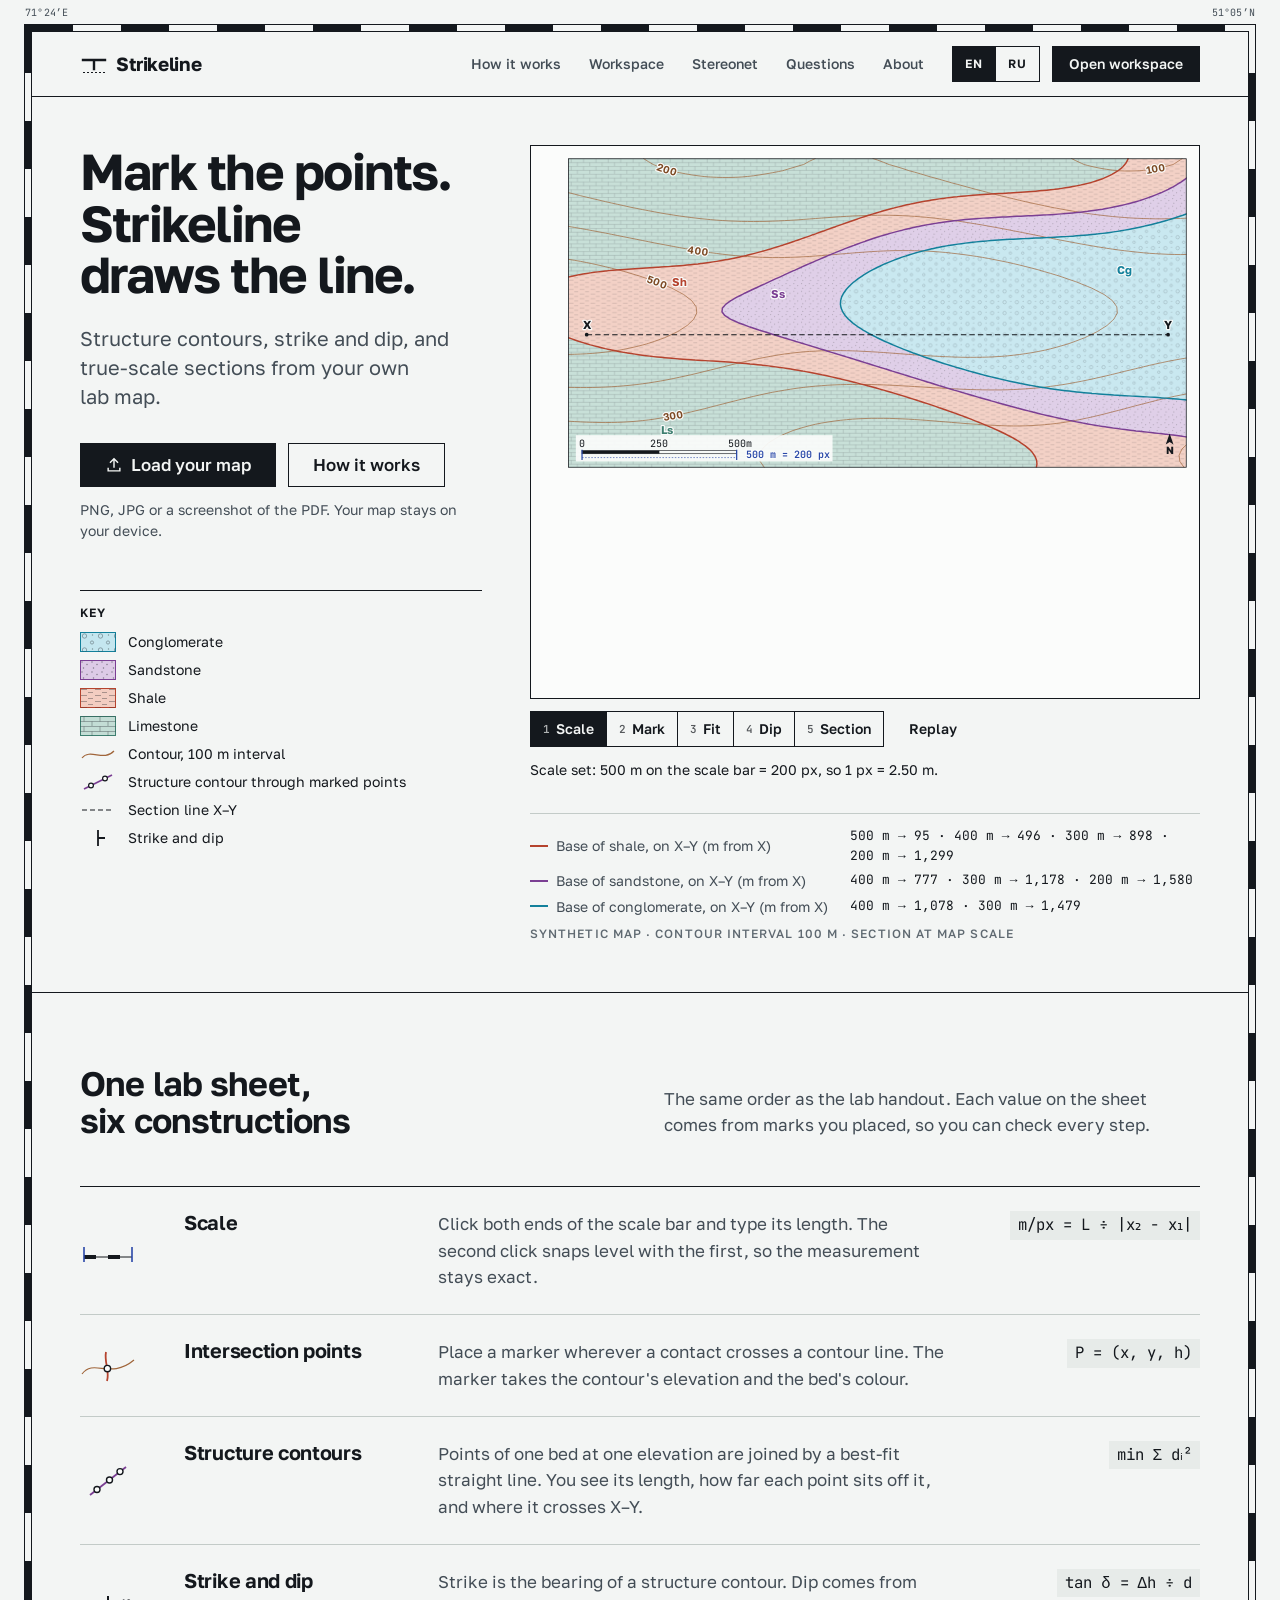
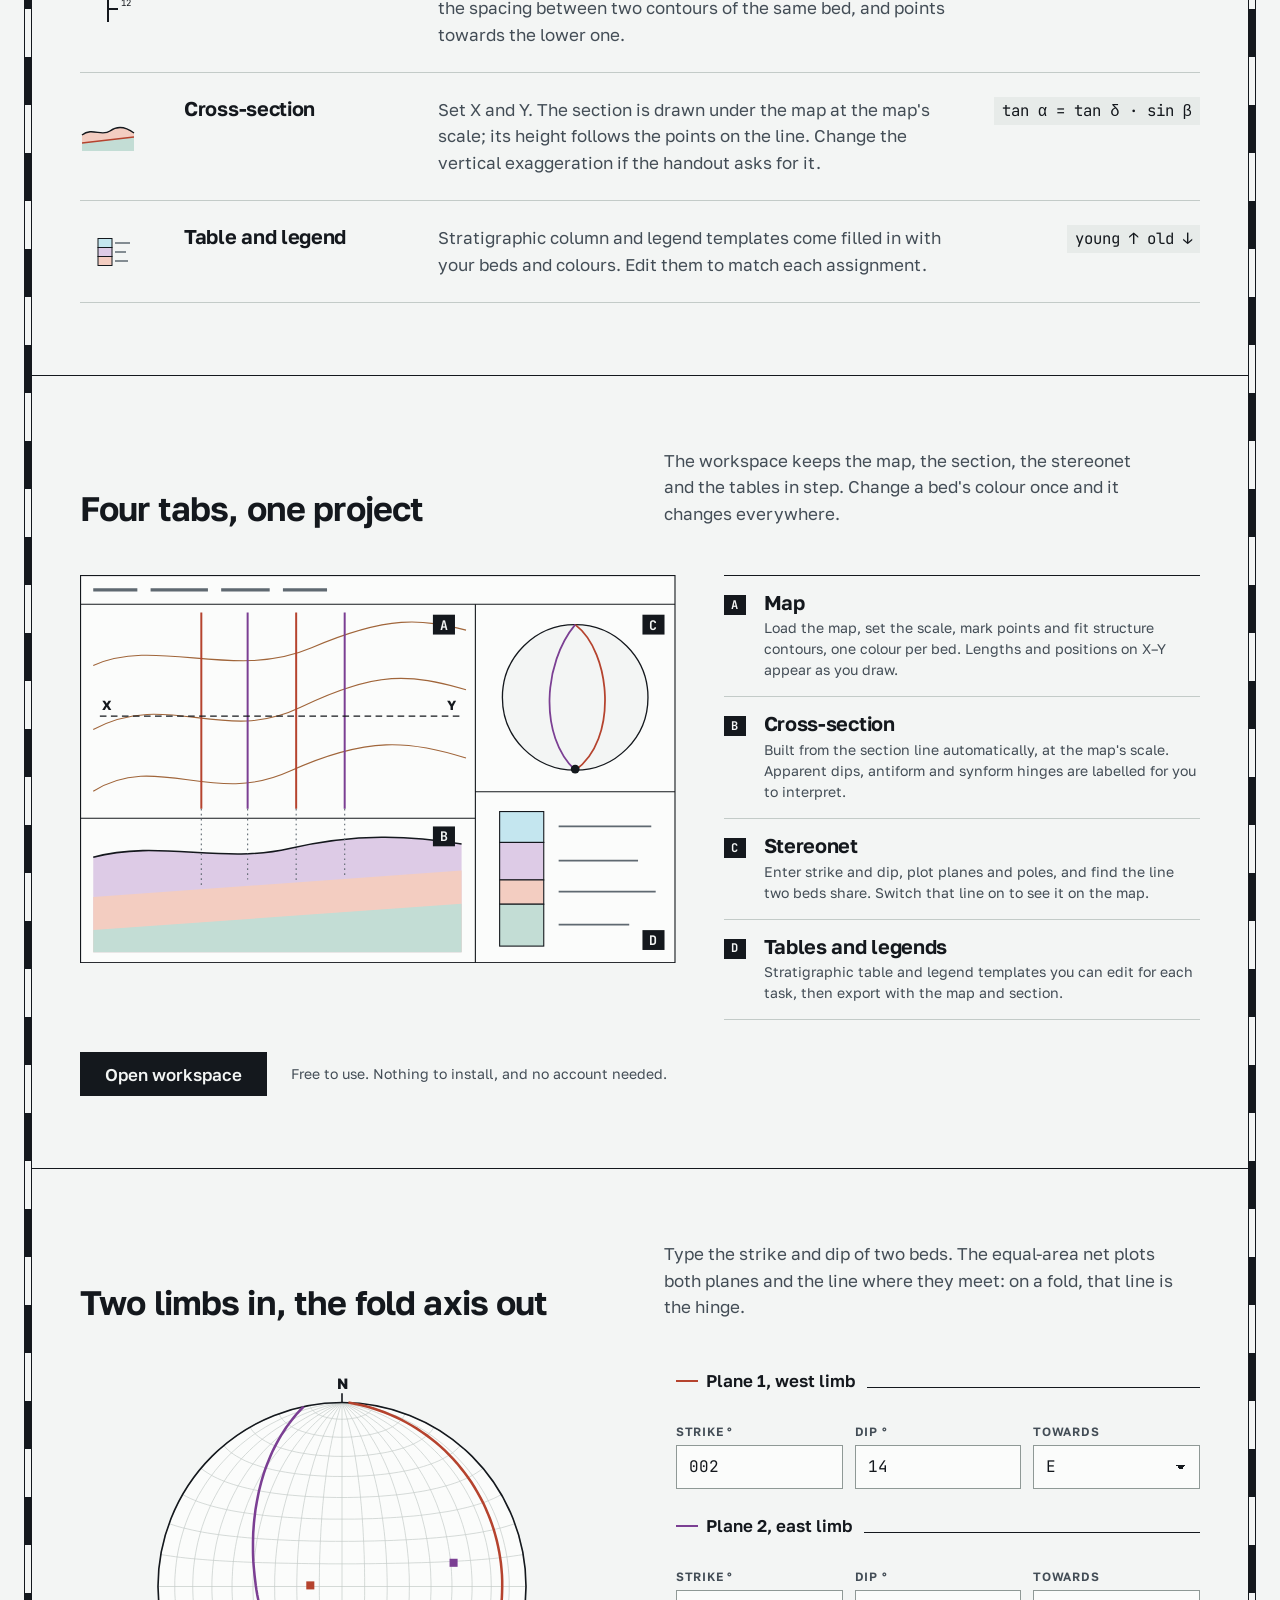
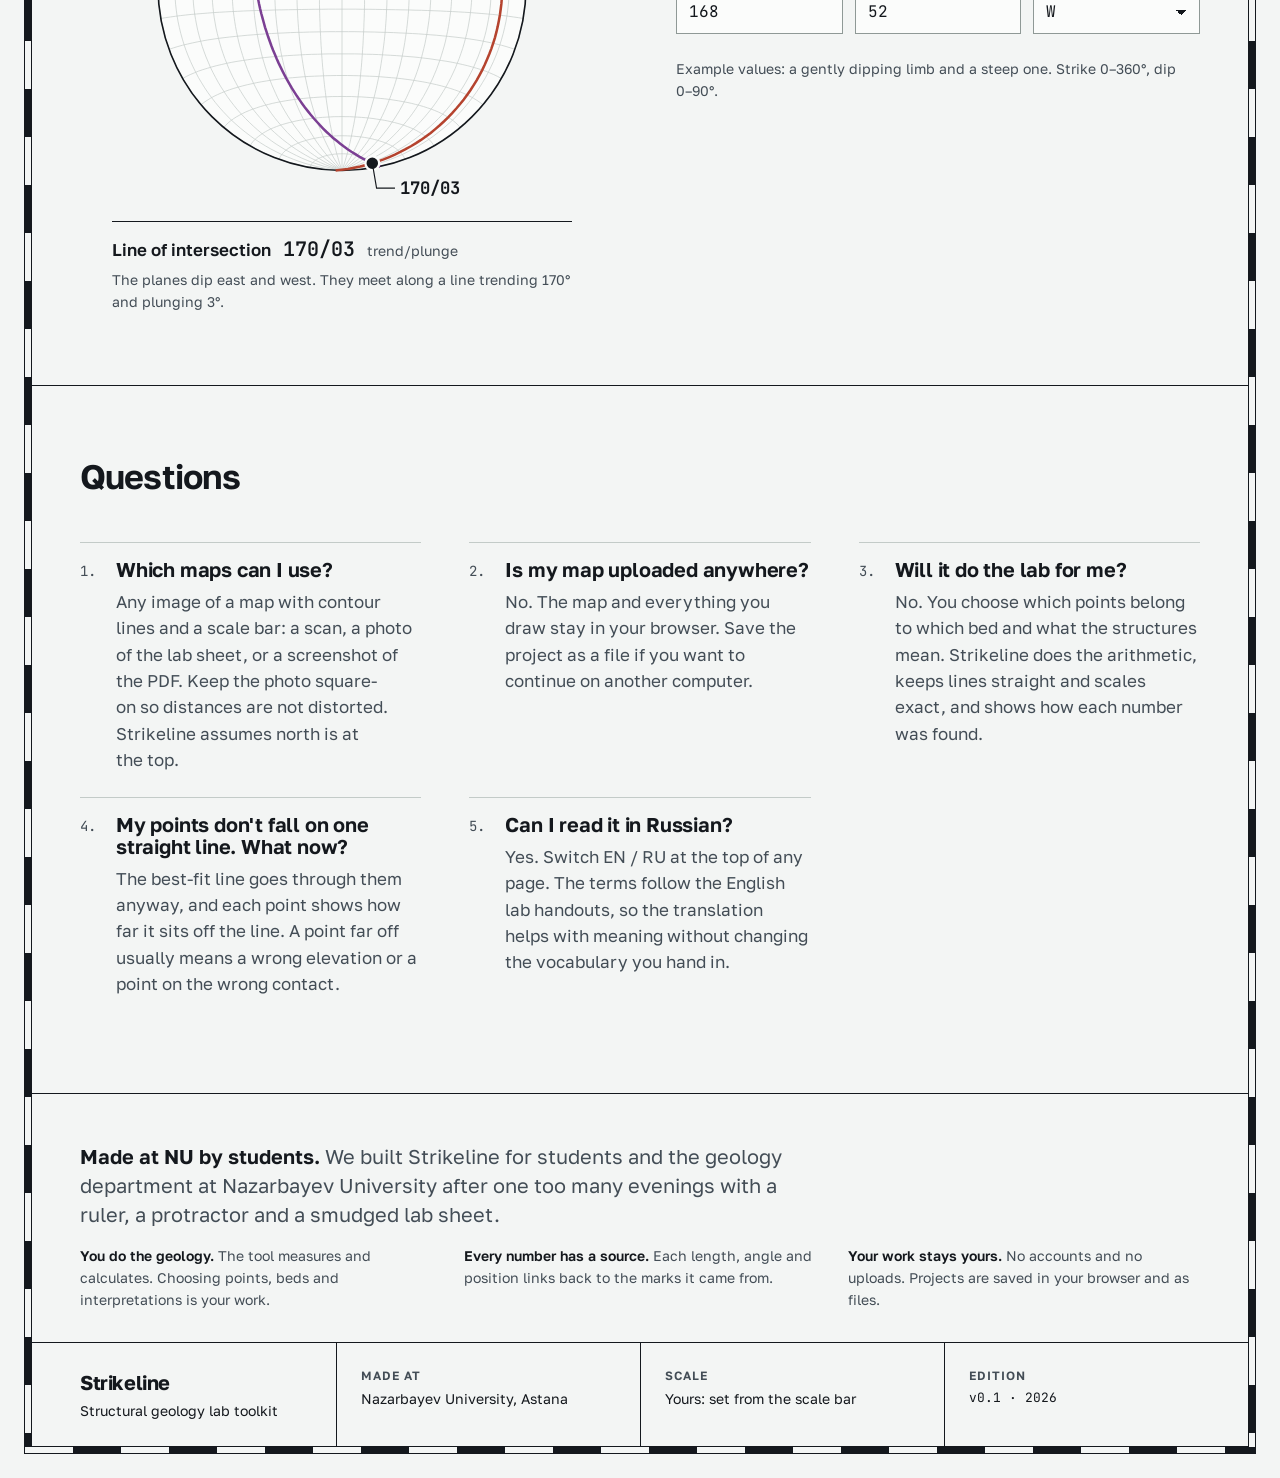
<file: index.html>
<!doctype html>
<html lang="en">
<head>
  <meta charset="utf-8">
  <meta name="viewport" content="width=device-width, initial-scale=1, viewport-fit=cover">
  <title>Strikeline</title>
  <meta name="description" content="Mark the points, get straight structure contours, strike and dip, and a true-scale cross-section from your geology lab map. Made at NU by students.">
  <meta name="theme-color" content="#f3f5f4">
  <link rel="icon" href="assets/favicon.svg" type="image/svg+xml">
  <link rel="preload" href="assets/fonts/golos-text-latin-wght-normal.woff2" as="font" type="font/woff2" crossorigin>
  <link rel="stylesheet" href="css/tokens.css">
  <link rel="stylesheet" href="css/base.css">
  <link rel="stylesheet" href="css/components.css">
  <link rel="stylesheet" href="css/site.css">
  <script type="module" src="js/site.js"></script>
</head>
<body>
  <a class="skip-link" href="#main" data-i18n="skip">Skip to content</a>

  <!-- Shared lithology patterns: also used by the workspace legend -->
  <svg class="visually-hidden" aria-hidden="true" focusable="false">
    <defs>
      <pattern id="pat-1" width="16" height="10" patternUnits="userSpaceOnUse">
        <path d="M0 .5H16M0 5.5H16M4 .5V5.5M12 5.5V10.5" fill="none" stroke="#14181d" stroke-opacity=".38" stroke-width=".8"/>
      </pattern>
      <pattern id="pat-2" width="14" height="6" patternUnits="userSpaceOnUse">
        <path d="M1 1.5H7M8 4.5H13" fill="none" stroke="#14181d" stroke-opacity=".42" stroke-width=".8"/>
      </pattern>
      <pattern id="pat-3" width="10" height="10" patternUnits="userSpaceOnUse">
        <circle cx="2" cy="2" r=".75" fill="#14181d" fill-opacity=".45"/>
        <circle cx="7" cy="4.5" r=".75" fill="#14181d" fill-opacity=".45"/>
        <circle cx="3.5" cy="8" r=".75" fill="#14181d" fill-opacity=".45"/>
      </pattern>
      <pattern id="pat-4" width="16" height="14" patternUnits="userSpaceOnUse">
        <circle cx="4.5" cy="4" r="2.2" fill="none" stroke="#14181d" stroke-opacity=".42" stroke-width=".8"/>
        <circle cx="12" cy="10.5" r="1.6" fill="none" stroke="#14181d" stroke-opacity=".42" stroke-width=".8"/>
        <circle cx="12.5" cy="3" r=".7" fill="#14181d" fill-opacity=".42"/>
      </pattern>
    </defs>
  </svg>

  <div class="sheet">
    <!-- Graticule labels at the neatline corners: NU campus, Astana -->
    <span class="sheet__coord sheet__coord--tl" aria-hidden="true">71°24′E</span>
    <span class="sheet__coord sheet__coord--tr" aria-hidden="true">51°05′N</span>

    <!-- ===== Masthead: the sheet's title strip ===== -->
    <header class="masthead">
      <a class="brand" href="./" aria-label="Strikeline">
        <svg class="brand__mark" viewBox="0 0 28 28" aria-hidden="true">
          <path d="M3 10H25M14 10V19" fill="none" stroke="currentColor" stroke-width="2.4" stroke-linecap="square"/>
          <path d="M3 22.5H25" stroke="currentColor" stroke-width="1" stroke-dasharray="2 2"/>
        </svg>
        <span class="brand__name">Strikeline</span>
      </a>

      <nav class="nav" id="site-nav" aria-label="Main" data-i18n-attr="aria-label:nav.label">
        <ul>
          <li><a href="#method" data-i18n="nav.method">How it works</a></li>
          <li><a href="#workspace" data-i18n="nav.workspace">Workspace</a></li>
          <li><a href="#stereonet" data-i18n="nav.stereonet">Stereonet</a></li>
          <li><a href="#faq" data-i18n="nav.faq">Questions</a></li>
          <li><a href="#about" data-i18n="nav.about">About</a></li>
        </ul>
      </nav>

      <div class="masthead__tools">
        <div class="seg lang" role="group" aria-label="Language" data-i18n-attr="aria-label:lang.label">
          <button type="button" data-lang="en" aria-pressed="true">EN</button>
          <button type="button" data-lang="ru" aria-pressed="false">RU</button>
        </div>
        <a class="btn btn--primary btn--small masthead__cta" href="app.html" data-i18n="cta.open">Open workspace</a>
        <button type="button" class="btn btn--small menu-btn" aria-expanded="false" aria-controls="site-nav">
          <span data-i18n="nav.menu">Menu</span>
        </button>
      </div>
    </header>

    <main id="main">
      <!-- ===== Hero: the map face ===== -->
      <section class="hero" aria-labelledby="hero-title">
        <div class="hero__copy">
          <h1 id="hero-title" data-i18n="hero.title">Mark the points. Strikeline draws the line.</h1>
          <p class="hero__lead" data-i18n="hero.lead">Structure contours, strike and dip, and true-scale sections from your own lab map.</p>

          <div class="hero__actions">
            <label class="btn btn--primary file-btn">
              <svg viewBox="0 0 20 20" aria-hidden="true"><path d="M10 13V3M5.5 7.5 10 3l4.5 4.5M3.5 13v3.5h13V13" fill="none" stroke="currentColor" stroke-width="1.6"/></svg>
              <span data-i18n="hero.load">Load your map</span>
              <input type="file" id="map-input" accept="image/*">
            </label>
            <a class="btn" href="#method" data-i18n="hero.how">How it works</a>
          </div>
          <p class="hero__note" id="map-status" role="status" data-i18n="hero.note">PNG, JPG or a screenshot of the PDF. Your map stays on your device.</p>
        </div>

        <figure class="hero__map">
          <div class="map-face">
            <svg id="demo" class="demo" role="img" aria-labelledby="demo-title demo-desc">
              <title id="demo-title" data-i18n="demo.title">Worked example on a synthetic lab map</title>
              <desc id="demo-desc" data-i18n="demo.desc">Three bed contacts cross 100 m contour lines. Their intersection points are fitted with straight structure contours, the beds strike 002° and dip 14° east, and a cross-section along X–Y is drawn beneath the map at the same scale.</desc>
            </svg>
            <noscript><p class="demo-fallback">Turn on JavaScript to see the worked example.</p></noscript>
          </div>
          <figcaption class="demo-bar">
            <div class="demo-bar__row">
              <div class="seg demo-steps" role="group" aria-label="Construction steps" data-i18n-attr="aria-label:demo.steps">
                <button type="button" data-step="1"><span class="num">1</span> <span data-i18n="step.scale">Scale</span></button>
                <button type="button" data-step="2"><span class="num">2</span> <span data-i18n="step.mark">Mark</span></button>
                <button type="button" data-step="3"><span class="num">3</span> <span data-i18n="step.fit">Fit</span></button>
                <button type="button" data-step="4"><span class="num">4</span> <span data-i18n="step.dip">Dip</span></button>
                <button type="button" data-step="5"><span class="num">5</span> <span data-i18n="step.section">Section</span></button>
              </div>
              <button type="button" class="btn btn--quiet btn--small demo-replay" data-i18n="demo.replay">Replay</button>
            </div>
            <p class="demo-note" id="demo-note" aria-live="polite"></p>
            <dl class="demo-readout" id="demo-readout" hidden></dl>
            <p class="demo-meta label" data-i18n="demo.meta">Synthetic map · contour interval 100 m · section at map scale</p>
          </figcaption>
        </figure>

        <div class="key">
          <h2 class="label key__title" data-i18n="key.title">Key</h2>
          <ul class="key__list">
            <li><svg viewBox="0 0 36 20" aria-hidden="true"><rect x=".5" y=".5" width="35" height="19" fill="var(--bed-4-fill)" stroke="var(--bed-4)"/><rect x=".5" y=".5" width="35" height="19" fill="url(#pat-4)"/></svg><span data-i18n="bed.conglomerate">Conglomerate</span></li>
            <li><svg viewBox="0 0 36 20" aria-hidden="true"><rect x=".5" y=".5" width="35" height="19" fill="var(--bed-3-fill)" stroke="var(--bed-3)"/><rect x=".5" y=".5" width="35" height="19" fill="url(#pat-3)"/></svg><span data-i18n="bed.sandstone">Sandstone</span></li>
            <li><svg viewBox="0 0 36 20" aria-hidden="true"><rect x=".5" y=".5" width="35" height="19" fill="var(--bed-2-fill)" stroke="var(--bed-2)"/><rect x=".5" y=".5" width="35" height="19" fill="url(#pat-2)"/></svg><span data-i18n="bed.shale">Shale</span></li>
            <li><svg viewBox="0 0 36 20" aria-hidden="true"><rect x=".5" y=".5" width="35" height="19" fill="var(--bed-1-fill)" stroke="var(--bed-1)"/><rect x=".5" y=".5" width="35" height="19" fill="url(#pat-1)"/></svg><span data-i18n="bed.limestone">Limestone</span></li>
            <li><svg viewBox="0 0 36 20" aria-hidden="true"><path d="M2 14C10 4 24 18 34 7" fill="none" stroke="var(--contour)" stroke-width="1.2"/></svg><span data-i18n="key.contour">Contour, 100 m interval</span></li>
            <li><svg viewBox="0 0 36 20" aria-hidden="true"><path d="M4 17 32 3" stroke="var(--bed-3)" stroke-width="1.8"/><circle cx="11" cy="13.5" r="2.4" fill="var(--paper-raised)" stroke="var(--ink)" stroke-width="1.2"/><circle cx="25" cy="6.5" r="2.4" fill="var(--paper-raised)" stroke="var(--ink)" stroke-width="1.2"/></svg><span data-i18n="key.structure">Structure contour through marked points</span></li>
            <li><svg viewBox="0 0 36 20" aria-hidden="true"><path d="M2 10H34" stroke="var(--ink)" stroke-width="1.2" stroke-dasharray="5 3"/></svg><span data-i18n="key.section">Section line X–Y</span></li>
            <li><svg viewBox="0 0 36 20" aria-hidden="true"><path d="M18 2V18M18 10H25" stroke="var(--ink)" stroke-width="1.8"/></svg><span data-i18n="key.dip">Strike and dip</span></li>
          </ul>
        </div>
      </section>

      <!-- ===== How it works: the sheet's key, one row per construction ===== -->
      <section class="block" id="method" aria-labelledby="method-title">
        <div class="block__head">
          <h2 id="method-title" data-i18n="method.title">One lab sheet, six constructions</h2>
          <p class="block__lead" data-i18n="method.lead">The same order as the lab handout. Each value on the sheet comes from marks you placed, so you can check every step.</p>
        </div>

        <ol class="steps-key">
          <li>
            <svg class="steps-key__sym" viewBox="0 0 56 32" aria-hidden="true">
              <path d="M4 22H52" stroke="var(--ink)" stroke-width="1"/>
              <path d="M4 22H16M28 22H40" stroke="var(--ink)" stroke-width="4"/>
              <path d="M4 12V27M52 12V27" stroke="var(--accent)" stroke-width="1.6"/>
            </svg>
            <h3 data-i18n="m1.t">Scale</h3>
            <p data-i18n="m1.d">Click both ends of the scale bar and type its length. The second click snaps level with the first, so the measurement stays exact.</p>
            <code class="steps-key__f">m/px = L ÷ |x₂ − x₁|</code>
          </li>
          <li>
            <svg class="steps-key__sym" viewBox="0 0 56 32" aria-hidden="true">
              <path d="M2 24C14 8 30 30 54 10" fill="none" stroke="var(--contour)" stroke-width="1.2"/>
              <path d="M26 2C24 12 30 22 27 31" fill="none" stroke="var(--bed-2)" stroke-width="1.8"/>
              <circle cx="27.4" cy="18.6" r="3.2" fill="var(--paper-raised)" stroke="var(--ink)" stroke-width="1.4"/>
            </svg>
            <h3 data-i18n="m2.t">Intersection points</h3>
            <p data-i18n="m2.d">Place a marker wherever a contact crosses a contour line. The marker takes the contour's elevation and the bed's colour.</p>
            <code class="steps-key__f">P = (x, y, h)</code>
          </li>
          <li>
            <svg class="steps-key__sym" viewBox="0 0 56 32" aria-hidden="true">
              <path d="M10 30 46 2" stroke="var(--bed-3)" stroke-width="1.8"/>
              <circle cx="17" cy="24.5" r="3" fill="var(--paper-raised)" stroke="var(--ink)" stroke-width="1.4"/>
              <circle cx="29.5" cy="15" r="3" fill="var(--paper-raised)" stroke="var(--ink)" stroke-width="1.4"/>
              <circle cx="40" cy="6.6" r="3" fill="var(--paper-raised)" stroke="var(--ink)" stroke-width="1.4"/>
            </svg>
            <h3 data-i18n="m3.t">Structure contours</h3>
            <p data-i18n="m3.d">Points of one bed at one elevation are joined by a best-fit straight line. You see its length, how far each point sits off it, and where it crosses X–Y.</p>
            <code class="steps-key__f">min Σ dᵢ²</code>
          </li>
          <li>
            <svg class="steps-key__sym" viewBox="0 0 56 32" aria-hidden="true">
              <path d="M28 3V29M28 16H38" stroke="var(--ink)" stroke-width="2"/>
              <text x="41" y="13" font-size="9" font-family="var(--font-mono)" fill="var(--ink)">12</text>
            </svg>
            <h3 data-i18n="m4.t">Strike and dip</h3>
            <p data-i18n="m4.d">Strike is the bearing of a structure contour. Dip comes from the spacing between two contours of the same bed, and points towards the lower one.</p>
            <code class="steps-key__f">tan δ = Δh ÷ d</code>
          </li>
          <li>
            <svg class="steps-key__sym" viewBox="0 0 56 32" aria-hidden="true">
              <path d="M2 30V14C12 6 22 16 30 10S46 6 54 12V30Z" fill="var(--bed-2-fill)"/>
              <path d="M2 30V22L54 16V30Z" fill="var(--bed-1-fill)"/>
              <path d="M2 14C12 6 22 16 30 10S46 6 54 12" fill="none" stroke="var(--ink)" stroke-width="1.4"/>
              <path d="M2 22 54 16" stroke="var(--bed-2)" stroke-width="1.4"/>
            </svg>
            <h3 data-i18n="m5.t">Cross-section</h3>
            <p data-i18n="m5.d">Set X and Y. The section is drawn under the map at the map's scale; its height follows the points on the line. Change the vertical exaggeration if the handout asks for it.</p>
            <code class="steps-key__f">tan α = tan δ · sin β</code>
          </li>
          <li>
            <svg class="steps-key__sym" viewBox="0 0 56 32" aria-hidden="true">
              <rect x="18" y="2.5" width="14" height="9" fill="var(--bed-4-fill)" stroke="var(--ink)"/>
              <rect x="18" y="11.5" width="14" height="9" fill="var(--bed-3-fill)" stroke="var(--ink)"/>
              <rect x="18" y="20.5" width="14" height="9" fill="var(--bed-2-fill)" stroke="var(--ink)"/>
              <path d="M35 7H50M35 16H46M35 25H48" stroke="var(--ink-3)" stroke-width="1.4"/>
            </svg>
            <h3 data-i18n="m6.t">Table and legend</h3>
            <p data-i18n="m6.d">Stratigraphic column and legend templates come filled in with your beds and colours. Edit them to match each assignment.</p>
            <code class="steps-key__f" data-i18n="m6.f">young ↑ old ↓</code>
          </li>
        </ol>
      </section>

      <!-- ===== Workspace: one drawn layout, regions keyed A–D ===== -->
      <section class="block" id="workspace" aria-labelledby="ws-title">
        <div class="block__head">
          <h2 id="ws-title" data-i18n="ws.title">Four tabs, one project</h2>
          <p class="block__lead" data-i18n="ws.lead">The workspace keeps the map, the section, the stereonet and the tables in step. Change a bed's colour once and it changes everywhere.</p>
        </div>

        <div class="layout-plan">
          <svg class="layout-plan__drawing" viewBox="0 0 540 352" role="img" aria-labelledby="plan-desc">
            <desc id="plan-desc" data-i18n="ws.plan">Workspace layout: map with the cross-section beneath it on the left, stereonet and tables on the right.</desc>
            <rect x=".5" y=".5" width="539" height="351" style="fill:var(--paper-raised);stroke:var(--ink)"/>
            <path d="M.5 26.5H539.5" style="stroke:var(--ink)"/>
            <path d="M12 13.5h40M64 13.5h52M128 13.5h44M184 13.5h40" style="stroke:var(--ink-3)" stroke-width="3"/>
            <!-- A: map -->
            <g>
              <path d="M12 196C70 160 120 210 190 178S300 150 350 166" fill="none" style="stroke:var(--contour)"/>
              <path d="M12 140C80 104 130 154 200 120S300 90 350 104" fill="none" style="stroke:var(--contour)"/>
              <path d="M12 82C70 56 140 96 210 66S310 40 350 50" fill="none" style="stroke:var(--contour)"/>
              <path d="M110 34V212M196 34V212" style="stroke:var(--bed-2)" stroke-width="1.8"/>
              <path d="M152 34V212M240 34V212" style="stroke:var(--bed-3)" stroke-width="1.8"/>
              <path d="M18 128H346" style="stroke:var(--ink)" stroke-dasharray="6 4"/>
              <text x="20" y="122" font-size="12" font-weight="700" style="fill:var(--ink)">X</text>
              <text x="333" y="122" font-size="12" font-weight="700" style="fill:var(--ink)">Y</text>
            </g>
            <path d="M358.5 26.5V351.5M.5 220.5H358.5M358.5 196.5H539.5" style="stroke:var(--ink)"/>
            <!-- B: section beneath, same horizontal scale -->
            <path d="M12 342V256C70 240 130 262 190 248S300 236 346 244V342Z" style="fill:var(--bed-3-fill)"/>
            <path d="M12 342V292L346 268V342Z" style="fill:var(--bed-2-fill)"/>
            <path d="M12 342V322L346 298V342Z" style="fill:var(--bed-1-fill)"/>
            <path d="M12 256C70 240 130 262 190 248S300 236 346 244" fill="none" style="stroke:var(--ink)" stroke-width="1.4"/>
            <path d="M110 212V284M152 212V276M196 212V279M240 212V272" style="stroke:var(--ink-3)" stroke-dasharray="1.5 3"/>
            <!-- C: stereonet -->
            <circle cx="449" cy="111" r="66" style="fill:var(--paper);stroke:var(--ink)" stroke-width="1.2"/>
            <path d="M449 45C482 70 488 150 449 177" fill="none" style="stroke:var(--bed-2)" stroke-width="1.6"/>
            <path d="M449 45C420 80 416 146 449 177" fill="none" style="stroke:var(--bed-3)" stroke-width="1.6"/>
            <circle cx="449" cy="176" r="4" style="fill:var(--ink)"/>
            <!-- D: table and legend -->
            <rect x="380.5" y="214.5" width="40" height="28" style="fill:var(--bed-4-fill);stroke:var(--ink)"/>
            <rect x="380.5" y="242.5" width="40" height="34" style="fill:var(--bed-3-fill);stroke:var(--ink)"/>
            <rect x="380.5" y="276.5" width="40" height="22" style="fill:var(--bed-2-fill);stroke:var(--ink)"/>
            <rect x="380.5" y="298.5" width="40" height="38" style="fill:var(--bed-1-fill);stroke:var(--ink)"/>
            <path d="M434 228H518M434 259H506M434 287H522M434 317H498" style="stroke:var(--ink-3)" stroke-width="1.6"/>
            <!-- keys -->
            <g font-size="12" font-weight="700" font-family="var(--font-mono)">
              <rect x="320" y="36" width="20" height="18" style="fill:var(--ink)"/><text x="330" y="49.5" text-anchor="middle" style="fill:var(--paper)">A</text>
              <rect x="320" y="228" width="20" height="18" style="fill:var(--ink)"/><text x="330" y="241.5" text-anchor="middle" style="fill:var(--paper)">B</text>
              <rect x="510" y="36" width="20" height="18" style="fill:var(--ink)"/><text x="520" y="49.5" text-anchor="middle" style="fill:var(--paper)">C</text>
              <rect x="510" y="322" width="20" height="18" style="fill:var(--ink)"/><text x="520" y="335.5" text-anchor="middle" style="fill:var(--paper)">D</text>
            </g>
          </svg>

          <ol class="layout-plan__notes">
            <li><span class="key-tag num" aria-hidden="true">A</span><div><h3 data-i18n="ws.map.t">Map</h3><p data-i18n="ws.map.d">Load the map, set the scale, mark points and fit structure contours, one colour per bed. Lengths and positions on X–Y appear as you draw.</p></div></li>
            <li><span class="key-tag num" aria-hidden="true">B</span><div><h3 data-i18n="ws.sec.t">Cross-section</h3><p data-i18n="ws.sec.d">Built from the section line automatically, at the map's scale. Apparent dips, antiform and synform hinges are labelled for you to interpret.</p></div></li>
            <li><span class="key-tag num" aria-hidden="true">C</span><div><h3 data-i18n="ws.net.t">Stereonet</h3><p data-i18n="ws.net.d">Enter strike and dip, plot planes and poles, and find the line two beds share. Switch that line on to see it on the map.</p></div></li>
            <li><span class="key-tag num" aria-hidden="true">D</span><div><h3 data-i18n="ws.tab.t">Tables and legends</h3><p data-i18n="ws.tab.d">Stratigraphic table and legend templates you can edit for each task, then export with the map and section.</p></div></li>
          </ol>
        </div>

        <div class="block__foot">
          <a class="btn btn--primary" href="app.html" data-i18n="cta.open">Open workspace</a>
          <p class="hero__note" data-i18n="ws.note">Free to use. Nothing to install, and no account needed.</p>
        </div>
      </section>

      <!-- ===== Stereonet: live calculation ===== -->
      <section class="block" id="stereonet" aria-labelledby="net-title">
        <div class="block__head">
          <h2 id="net-title" data-i18n="net.title">Two limbs in, the fold axis out</h2>
          <p class="block__lead" data-i18n="net.lead">Type the strike and dip of two beds. The equal-area net plots both planes and the line where they meet: on a fold, that line is the hinge.</p>
        </div>

        <div class="net">
          <figure class="net__figure">
            <svg id="net" viewBox="-200 -190 400 380" role="img" aria-labelledby="net-desc">
              <desc id="net-desc" data-i18n="net.desc">Equal-area lower-hemisphere stereonet with two planes and their line of intersection.</desc>
            </svg>
            <figcaption class="net__result" aria-live="polite">
              <p class="net__line"><span data-i18n="net.result">Line of intersection</span> <output class="num net__value" id="net-out" for="net-form">—</output> <span class="net__unit" data-i18n="net.unit">trend/plunge</span></p>
              <p class="net__explain" id="net-explain"></p>
            </figcaption>
          </figure>

          <form class="net__form" id="net-form" novalidate>
            <fieldset class="plane plane--1">
              <legend><span class="plane__swatch" aria-hidden="true"></span><span data-i18n="net.p1">Plane 1, west limb</span></legend>
              <label class="field"><span data-i18n="net.strike">Strike °</span><input class="input" name="s1" inputmode="numeric" value="002" aria-describedby="net-hint"></label>
              <label class="field"><span data-i18n="net.dip">Dip °</span><input class="input" name="d1" inputmode="numeric" value="14"></label>
              <label class="field"><span data-i18n="net.towards">Towards</span>
                <select class="select" name="q1"><option>N</option><option>NE</option><option selected>E</option><option>SE</option><option>S</option><option>SW</option><option>W</option><option>NW</option></select>
              </label>
            </fieldset>
            <fieldset class="plane plane--2">
              <legend><span class="plane__swatch" aria-hidden="true"></span><span data-i18n="net.p2">Plane 2, east limb</span></legend>
              <label class="field"><span data-i18n="net.strike">Strike °</span><input class="input" name="s2" inputmode="numeric" value="168"></label>
              <label class="field"><span data-i18n="net.dip">Dip °</span><input class="input" name="d2" inputmode="numeric" value="52"></label>
              <label class="field"><span data-i18n="net.towards">Towards</span>
                <select class="select" name="q2"><option>N</option><option>NE</option><option>E</option><option>SE</option><option>S</option><option>SW</option><option selected>W</option><option>NW</option></select>
              </label>
            </fieldset>
            <p class="net__hint" id="net-hint" data-i18n="net.hint">Example values: a gently dipping limb and a steep one. Strike 0–360°, dip 0–90°.</p>
          </form>
        </div>
      </section>

      <!-- ===== Questions, set as the sheet's numbered notes ===== -->
      <section class="block" id="faq" aria-labelledby="faq-title">
        <div class="block__head">
          <h2 id="faq-title" data-i18n="faq.title">Questions</h2>
        </div>
        <ol class="notes">
          <li><h3 data-i18n="faq.q1">Which maps can I use?</h3><p data-i18n="faq.a1">Any image of a map with contour lines and a scale bar: a scan, a photo of the lab sheet, or a screenshot of the PDF. Keep the photo square-on so distances are not distorted. Strikeline assumes north is at the top.</p></li>
          <li><h3 data-i18n="faq.q2">Is my map uploaded anywhere?</h3><p data-i18n="faq.a2">No. The map and everything you draw stay in your browser. Save the project as a file if you want to continue on another computer.</p></li>
          <li><h3 data-i18n="faq.q3">Will it do the lab for me?</h3><p data-i18n="faq.a3">No. You choose which points belong to which bed and what the structures mean. Strikeline does the arithmetic, keeps lines straight and scales exact, and shows how each number was found.</p></li>
          <li><h3 data-i18n="faq.q4">My points don't fall on one straight line. What now?</h3><p data-i18n="faq.a4">The best-fit line goes through them anyway, and each point shows how far it sits off the line. A point far off usually means a wrong elevation or a point on the wrong contact.</p></li>
          <li><h3 data-i18n="faq.q5">Can I read it in Russian?</h3><p data-i18n="faq.a5">Yes. Switch EN / RU at the top of any page. The terms follow the English lab handouts, so the translation helps with meaning without changing the vocabulary you hand in.</p></li>
        </ol>
      </section>
    </main>

    <!-- ===== Footer: compilation note + the sheet's title block ===== -->
    <footer class="title-block" id="about" aria-labelledby="about-title">
      <div class="compilation">
        <h2 class="visually-hidden" id="about-title" data-i18n="about.label">Compilation note</h2>
        <p class="compilation__lead"><strong data-i18n="about.title">Made at NU by students.</strong> <span data-i18n="about.lead">We built Strikeline for students and the geology department at Nazarbayev University after one too many evenings with a ruler, a protractor and a smudged lab sheet.</span></p>
        <ul class="compilation__rules">
          <li><strong data-i18n="p1.t">You do the geology.</strong> <span data-i18n="p1.d">The tool measures and calculates. Choosing points, beds and interpretations is your work.</span></li>
          <li><strong data-i18n="p2.t">Every number has a source.</strong> <span data-i18n="p2.d">Each length, angle and position links back to the marks it came from.</span></li>
          <li><strong data-i18n="p3.t">Your work stays yours.</strong> <span data-i18n="p3.d">No accounts and no uploads. Projects are saved in your browser and as files.</span></li>
        </ul>
      </div>
      <div class="title-block__row">
        <div class="title-block__cell title-block__cell--name">
          <span class="brand__name">Strikeline</span>
          <span data-i18n="foot.sheet">Structural geology lab toolkit</span>
        </div>
        <div class="title-block__cell">
          <span class="label" data-i18n="foot.made">Made at</span>
          <span data-i18n="foot.nu">Nazarbayev University, Astana</span>
        </div>
        <div class="title-block__cell">
          <span class="label" data-i18n="foot.scale">Scale</span>
          <span data-i18n="foot.scaleval">Yours: set from the scale bar</span>
        </div>
        <div class="title-block__cell">
          <span class="label" data-i18n="foot.edition">Edition</span>
          <span class="num">v0.1 · 2026</span>
        </div>
      </div>
    </footer>
  </div>
</body>
</html>
</file>
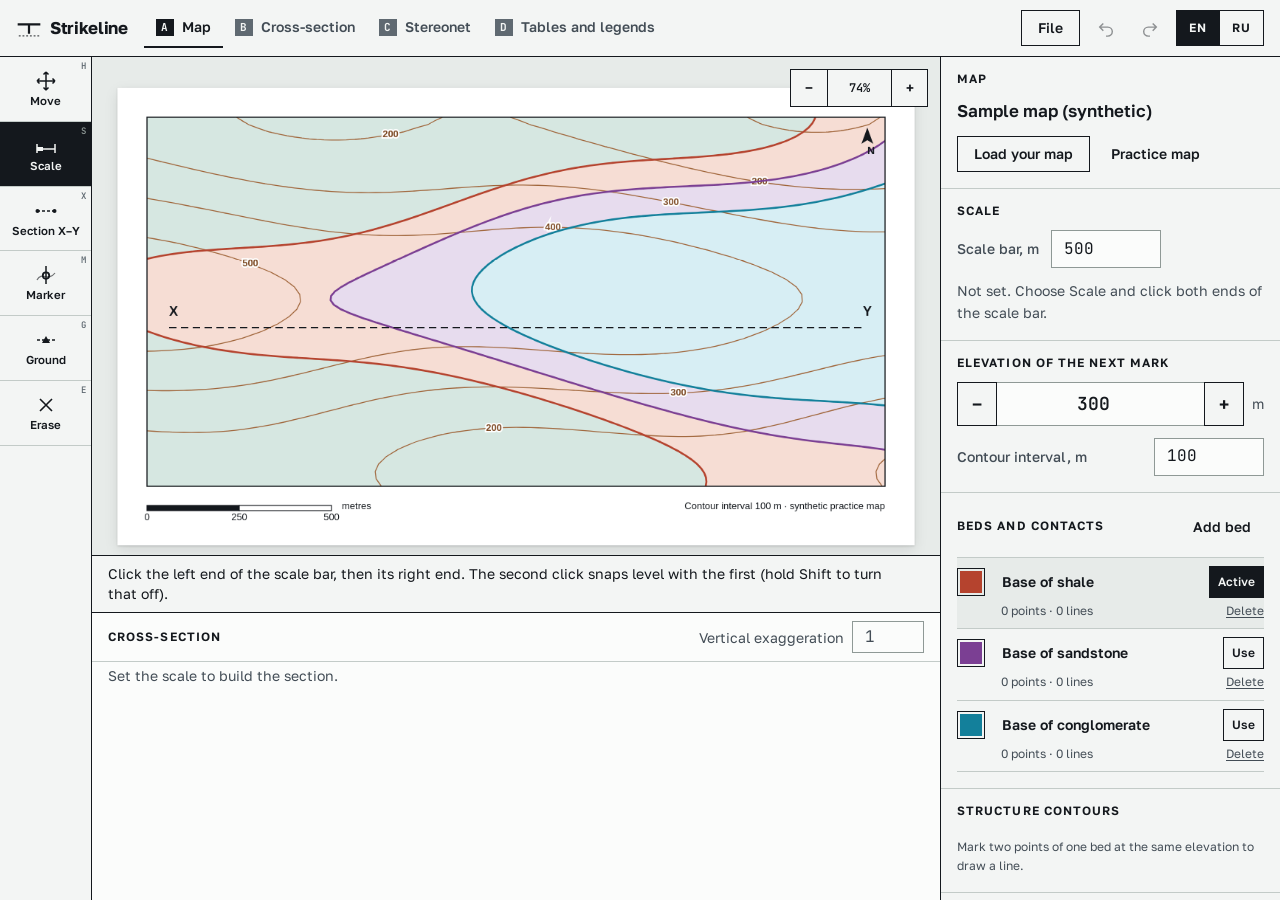
<file: app.html>
<!doctype html>
<html lang="en">
<head>
  <meta charset="utf-8">
  <meta name="viewport" content="width=device-width, initial-scale=1, viewport-fit=cover">
  <title>Strikeline workspace</title>
  <link rel="icon" href="assets/favicon.svg" type="image/svg+xml">
  <link rel="stylesheet" href="css/tokens.css">
  <link rel="stylesheet" href="css/base.css">
  <link rel="stylesheet" href="css/components.css">
  <link rel="stylesheet" href="css/app.css">
  <script type="module" src="js/app.js"></script>
</head>
<body class="app">
  <!-- ===== Title strip: brand, tabs, project actions, language ===== -->
  <header class="app-bar">
    <a class="brand" href="index.html" aria-label="Strikeline home">
      <svg class="brand__mark" viewBox="0 0 28 28" aria-hidden="true">
        <path d="M3 10H25M14 10V19" fill="none" stroke="currentColor" stroke-width="2.4" stroke-linecap="square"/>
        <path d="M3 22.5H25" stroke="currentColor" stroke-width="1" stroke-dasharray="2 2"/>
      </svg>
      <span class="brand__name">Strikeline</span>
    </a>

    <nav class="tabs" role="tablist" aria-label="Workspace" data-i18n-attr="aria-label:app.tabs">
      <button role="tab" id="tab-map" aria-controls="panel-map" aria-selected="true" data-tab="map"><span class="key-tag">A</span><span data-i18n="ws.map.t">Map</span></button>
      <button role="tab" id="tab-section" aria-controls="panel-section" aria-selected="false" data-tab="section" tabindex="-1"><span class="key-tag">B</span><span data-i18n="ws.sec.t">Cross-section</span></button>
      <button role="tab" id="tab-net" aria-controls="panel-net" aria-selected="false" data-tab="net" tabindex="-1"><span class="key-tag">C</span><span data-i18n="ws.net.t">Stereonet</span></button>
      <button role="tab" id="tab-tables" aria-controls="panel-tables" aria-selected="false" data-tab="tables" tabindex="-1"><span class="key-tag">D</span><span data-i18n="ws.tab.t">Tables and legends</span></button>
    </nav>

    <div class="app-bar__tools">
      <details class="menu" id="file-menu">
        <summary class="btn btn--small" data-i18n="file.menu">File</summary>
        <div class="menu__list" role="menu">
          <label class="menu__item file-btn" role="menuitem"><span data-i18n="file.open">Open project…</span><input type="file" id="open-project" accept=".json,application/json"></label>
          <button type="button" class="menu__item" role="menuitem" id="save-project" data-i18n="file.save">Save project file</button>
          <hr>
          <button type="button" class="menu__item" role="menuitem" id="export-map" data-i18n="file.exportMap">Export map with marks (PNG)</button>
          <button type="button" class="menu__item" role="menuitem" id="export-section" data-i18n="file.exportSection">Export cross-section (SVG)</button>
          <button type="button" class="menu__item" role="menuitem" id="export-column" data-i18n="file.exportColumn">Export column and legend (SVG)</button>
        </div>
      </details>
      <button type="button" class="btn btn--small btn--quiet" id="undo" data-i18n-attr="title:app.undo" title="Undo (Ctrl+Z)">
        <svg viewBox="0 0 20 20" aria-hidden="true"><path d="M7 5 3 9l4 4M3.5 9H12a5 5 0 0 1 0 10h-2" fill="none" stroke="currentColor" stroke-width="1.6"/></svg>
        <span class="visually-hidden" data-i18n="app.undo">Undo</span>
      </button>
      <button type="button" class="btn btn--small btn--quiet" id="redo" data-i18n-attr="title:app.redo" title="Redo (Ctrl+Shift+Z)">
        <svg viewBox="0 0 20 20" aria-hidden="true"><path d="m13 5 4 4-4 4M16.5 9H8a5 5 0 0 0 0 10h2" fill="none" stroke="currentColor" stroke-width="1.6"/></svg>
        <span class="visually-hidden" data-i18n="app.redo">Redo</span>
      </button>
      <div class="seg lang" role="group" aria-label="Language" data-i18n-attr="aria-label:lang.label">
        <button type="button" data-lang="en" aria-pressed="true">EN</button>
        <button type="button" data-lang="ru" aria-pressed="false">RU</button>
      </div>
    </div>
  </header>

  <!-- ===== A — Map: tools | map + section | panel ===== -->
  <main class="tab-panel" id="panel-map" role="tabpanel" aria-labelledby="tab-map">
    <div class="tools" role="toolbar" aria-label="Tools" data-i18n-attr="aria-label:app.tools">
      <button type="button" class="tool" data-tool="pan" aria-pressed="true">
        <svg viewBox="0 0 24 24" aria-hidden="true"><path d="M12 3v18M3 12h18M12 3 9.5 5.5M12 3l2.5 2.5M12 21l-2.5-2.5M12 21l2.5-2.5M3 12l2.5-2.5M3 12l2.5 2.5M21 12l-2.5-2.5M21 12l-2.5 2.5" fill="none" stroke="currentColor" stroke-width="1.5"/></svg>
        <span data-i18n="tool.pan">Move</span><kbd>H</kbd>
      </button>
      <button type="button" class="tool" data-tool="scale" aria-pressed="false">
        <svg viewBox="0 0 24 24" aria-hidden="true"><path d="M3 15h18M3 15h6" fill="none" stroke="currentColor" stroke-width="1.5"/><path d="M3 15h6" stroke="currentColor" stroke-width="4"/><path d="M3 10v9M21 10v9" stroke="currentColor" stroke-width="1.5"/></svg>
        <span data-i18n="tool.scale">Scale</span><kbd>S</kbd>
      </button>
      <button type="button" class="tool" data-tool="section" aria-pressed="false">
        <svg viewBox="0 0 24 24" aria-hidden="true"><path d="M3 12h18" stroke="currentColor" stroke-width="1.5" stroke-dasharray="3 2"/><circle cx="3.5" cy="12" r="2" fill="currentColor"/><circle cx="20.5" cy="12" r="2" fill="currentColor"/></svg>
        <span data-i18n="tool.section">Section X–Y</span><kbd>X</kbd>
      </button>
      <button type="button" class="tool" data-tool="point" aria-pressed="false">
        <svg viewBox="0 0 24 24" aria-hidden="true"><path d="M3 17c5-9 11 2 18-7" fill="none" stroke="currentColor" stroke-width="1.2" opacity=".6"/><path d="M12 3v18" stroke="currentColor" stroke-width="1.5"/><circle cx="12" cy="12.6" r="3.2" fill="none" stroke="currentColor" stroke-width="1.8"/></svg>
        <span data-i18n="tool.point">Marker</span><kbd>M</kbd>
      </button>
      <button type="button" class="tool" data-tool="ground" aria-pressed="false">
        <svg viewBox="0 0 24 24" aria-hidden="true"><path d="M3 12h18" stroke="currentColor" stroke-width="1.5" stroke-dasharray="3 2"/><path d="m12 8 4 7H8z" fill="currentColor"/></svg>
        <span data-i18n="tool.ground">Ground</span><kbd>G</kbd>
      </button>
      <button type="button" class="tool" data-tool="erase" aria-pressed="false">
        <svg viewBox="0 0 24 24" aria-hidden="true"><path d="m6 6 12 12M18 6 6 18" stroke="currentColor" stroke-width="1.6"/></svg>
        <span data-i18n="tool.erase">Erase</span><kbd>E</kbd>
      </button>
    </div>

    <div class="stage-col">
      <div class="map-wrap">
        <div class="viewport" id="viewport" tabindex="0" aria-label="Map" data-i18n-attr="aria-label:app.mapLabel">
          <div class="stage" id="stage">
            <svg id="overlay" class="overlay" aria-hidden="true"></svg>
          </div>
        </div>
        <div class="zoom" role="group" aria-label="Zoom" data-i18n-attr="aria-label:app.zoom">
          <button type="button" class="btn btn--small" id="zoom-out" aria-label="Zoom out">−</button>
          <button type="button" class="btn btn--small num" id="zoom-fit" data-i18n-attr="title:app.fit" title="Fit map">100%</button>
          <button type="button" class="btn btn--small" id="zoom-in" aria-label="Zoom in">+</button>
        </div>
        <p class="sheet-note" id="note" role="status" aria-live="polite"></p>
      </div>

      <section class="section-wrap" aria-labelledby="sec-title">
        <header class="section-wrap__head">
          <h2 id="sec-title" class="label" data-i18n="ws.sec.t">Cross-section</h2>
          <span class="section-wrap__meta num" id="sec-meta"></span>
          <label class="ve">
            <span data-i18n="app.ve">Vertical exaggeration</span>
            <input class="input input--tiny" id="ve" type="number" min="0.5" max="10" step="0.5" value="1" inputmode="decimal">
          </label>
        </header>
        <div class="section-scroll" id="section-scroll">
          <svg id="section-svg" class="section-svg" role="img" aria-labelledby="sec-title"></svg>
        </div>
        <p class="sheet-note sheet-note--quiet" id="sec-note"></p>
      </section>
    </div>

    <aside class="panel" aria-label="Project" data-i18n-attr="aria-label:app.project">
      <!-- Map file -->
      <section class="panel__block">
        <h2 class="label" data-i18n="app.mapFile">Map</h2>
        <p class="panel__map-name" id="map-name">—</p>
        <div class="panel__row">
          <label class="btn btn--small file-btn">
            <span data-i18n="hero.load">Load your map</span>
            <input type="file" id="file" accept="image/*">
          </label>
          <button type="button" class="btn btn--small btn--quiet" id="load-sample" data-i18n="app.sample">Practice map</button>
        </div>
      </section>

      <!-- Scale -->
      <section class="panel__block">
        <h2 class="label" data-i18n="tool.scale">Scale</h2>
        <div class="panel__row">
          <label class="field field--inline">
            <span data-i18n="app.barLen">Scale bar, m</span>
            <input class="input" id="bar-len" type="number" min="1" step="1" value="500" inputmode="numeric">
          </label>
        </div>
        <p class="panel__value num" id="scale-out" data-empty="true"></p>
      </section>

      <!-- Marker: elevation -->
      <section class="panel__block">
        <h2 class="label" data-i18n="app.elevation">Elevation of the next mark</h2>
        <div class="stepper">
          <button type="button" class="btn btn--small" id="elev-down" aria-label="Lower by one interval">−</button>
          <input class="input" id="elev" type="number" step="10" value="300" inputmode="numeric" aria-label="Elevation, m">
          <button type="button" class="btn btn--small" id="elev-up" aria-label="Raise by one interval">+</button>
          <span class="stepper__unit">m</span>
        </div>
        <label class="field field--inline">
          <span data-i18n="app.interval">Contour interval, m</span>
          <input class="input" id="interval" type="number" min="1" step="1" value="100" inputmode="numeric">
        </label>
      </section>

      <!-- Beds -->
      <section class="panel__block">
        <div class="panel__head">
          <h2 class="label" data-i18n="app.beds">Beds and contacts</h2>
          <button type="button" class="btn btn--small btn--quiet" id="add-bed" data-i18n="app.addBed">Add bed</button>
        </div>
        <ul class="beds" id="beds"></ul>
      </section>

      <!-- Structure contours -->
      <section class="panel__block">
        <h2 class="label" data-i18n="app.lines">Structure contours</h2>
        <div class="table-scroll">
          <table class="lines-table" id="lines-table"></table>
        </div>
      </section>
    </aside>
  </main>

  <!-- ===== B — Cross-section, full width ===== -->
  <section class="tab-panel" id="panel-section" role="tabpanel" aria-labelledby="tab-section" hidden>
    <div class="sheet-tab">
      <header class="sheet-tab__head">
        <h2 data-i18n="secTab.title">Cross-section X–Y</h2>
        <span class="section-wrap__meta num" id="secb-meta"></span>
        <label class="ve">
          <span data-i18n="app.ve">Vertical exaggeration</span>
          <input class="input input--tiny" id="ve-b" type="number" min="0.5" max="10" step="0.5" value="1" inputmode="decimal">
        </label>
      </header>
      <div class="section-plate" id="secb-scroll">
        <svg id="secb-svg" class="section-svg" role="img" aria-labelledby="secb-desc"><desc id="secb-desc" data-i18n="secTab.desc">Cross-section along X–Y at the map's horizontal scale.</desc></svg>
      </div>
      <p class="sheet-note sheet-note--quiet" id="secb-note"></p>
      <div class="sheet-tab__grid">
        <section>
          <h3 class="label" data-i18n="secTab.key">Key</h3>
          <ul class="sec-key" id="secb-key"></ul>
        </section>
        <section>
          <h3 class="label" data-i18n="secTab.att">Attitudes along the section</h3>
          <div class="table-scroll"><table class="lines-table" id="secb-table"></table></div>
        </section>
      </div>
    </div>
  </section>

  <!-- ===== C — Stereonet ===== -->
  <section class="tab-panel" id="panel-net" role="tabpanel" aria-labelledby="tab-net" hidden>
    <div class="net-tab">
      <figure class="net-tab__figure">
        <svg id="netw" viewBox="-200 -195 400 390" role="img" aria-labelledby="netw-desc"><desc id="netw-desc" data-i18n="net.desc">Equal-area lower-hemisphere stereonet with two planes and their line of intersection.</desc></svg>
        <figcaption class="net-tab__caption" data-i18n="netTab.caption">Equal-area net, lower hemisphere. Squares are poles, the dot is the line of intersection.</figcaption>
      </figure>

      <div class="net-tab__side">
        <section class="panel__block">
          <div class="panel__head">
            <h2 class="label" data-i18n="netTab.planes">Planes</h2>
            <button type="button" class="btn btn--small btn--quiet" id="add-plane" data-i18n="netTab.add">Add plane</button>
          </div>
          <ul class="planes" id="planes"></ul>
          <label class="switch">
            <input type="checkbox" id="show-poles" role="switch" checked>
            <span data-i18n="netTab.poles">Show poles</span>
          </label>
        </section>

        <section class="panel__block">
          <h2 class="label" data-i18n="netTab.inter">Line of intersection</h2>
          <div class="pair">
            <label class="field"><span data-i18n="netTab.a">Plane A</span><select class="select" id="pick-a"></select></label>
            <label class="field"><span data-i18n="netTab.b">Plane B</span><select class="select" id="pick-b"></select></label>
          </div>
          <p class="net-tab__result"><output class="num" id="inter-out">—</output> <span class="net__unit" data-i18n="net.unit">trend/plunge</span></p>
          <p class="net__explain" id="inter-explain"></p>
          <label class="switch">
            <input type="checkbox" id="show-on-map" role="switch">
            <span data-i18n="netTab.onMap">Show this line on the map</span>
          </label>
        </section>
      </div>
    </div>
  </section>

  <!-- ===== D — Stratigraphic table and legend ===== -->
  <section class="tab-panel" id="panel-tables" role="tabpanel" aria-labelledby="tab-tables" hidden>
    <div class="sheet-tab">
      <header class="sheet-tab__head">
        <h2 data-i18n="tabD.title">Stratigraphic table</h2>
        <div class="panel__row">
          <button type="button" class="btn btn--small" id="col-fill" data-i18n="tabD.fill">Fill from beds</button>
          <button type="button" class="btn btn--small btn--quiet" id="col-add" data-i18n="tabD.add">Add unit</button>
        </div>
      </header>
      <p class="block__lead tabD__lead" data-i18n="tabD.lead">Youngest at the top. Edit any cell to match the assignment. Thickness from the map is estimated where two contacts share elevations: t = d · sin δ.</p>

      <div class="strat">
        <div class="table-scroll">
          <table class="strat-table" id="strat-table"></table>
        </div>
        <figure class="strat__column">
          <svg id="column-svg" role="img" aria-labelledby="column-cap"></svg>
          <figcaption class="net-tab__caption" id="column-cap" data-i18n="tabD.colCap">Column drawn to the thicknesses in the table; width shows how resistant each rock is.</figcaption>
        </figure>
      </div>

      <div class="sheet-tab__grid legend-grid">
        <section>
          <div class="panel__head">
            <h2 class="tabD__h" data-i18n="tabD.legend">Legend</h2>
            <button type="button" class="btn btn--small btn--quiet" id="legend-reset" data-i18n="tabD.reset">Reset template</button>
          </div>
          <label class="field">
            <span data-i18n="tabD.legendTitle">Legend title</span>
            <input class="input input--text" id="legend-title">
          </label>
          <ul class="legend-items" id="legend-items"></ul>
        </section>
        <figure class="legend-preview">
          <svg id="legend-svg" role="img" aria-labelledby="legend-cap"></svg>
          <figcaption class="net-tab__caption" id="legend-cap" data-i18n="tabD.legendCap">Legend as it will be exported.</figcaption>
        </figure>
      </div>
    </div>
  </section>
</body>
</html>
</file>
<file: css/tokens.css>
/* ==========================================================================
   tokens.css — design tokens for Strikeline
   The page is built like a geological map sheet: cool survey paper,
   blue-black ink, brown topographic contours, and bed colours taken
   from the ICS chronostratigraphic chart (the only saturated colour).
   ========================================================================== */

@font-face {
  font-family: "Golos Text";
  src: url("../assets/fonts/golos-text-latin-wght-normal.woff2") format("woff2-variations");
  font-weight: 400 900;
  font-display: swap;
  unicode-range: U+0000-00FF, U+0131, U+0152-0153, U+02BB-02BC, U+02C6, U+02DA, U+02DC, U+0304, U+0308, U+0329, U+2000-206F, U+20AC, U+2122, U+2191, U+2193, U+2212, U+2215, U+FEFF, U+FFFD;
}
@font-face {
  font-family: "Golos Text";
  src: url("../assets/fonts/golos-text-cyrillic-wght-normal.woff2") format("woff2-variations");
  font-weight: 400 900;
  font-display: swap;
  unicode-range: U+0301, U+0400-045F, U+0490-0491, U+04B0-04B1, U+2116;
}
@font-face {
  font-family: "JetBrains Mono";
  src: url("../assets/fonts/jetbrains-mono-latin-wght-normal.woff2") format("woff2-variations");
  font-weight: 100 800;
  font-display: swap;
  unicode-range: U+0000-00FF, U+0131, U+0152-0153, U+02BB-02BC, U+02C6, U+02DA, U+02DC, U+0304, U+0308, U+0329, U+2000-206F, U+20AC, U+2122, U+2191, U+2193, U+2212, U+2215, U+FEFF, U+FFFD;
}
@font-face {
  font-family: "JetBrains Mono";
  src: url("../assets/fonts/jetbrains-mono-cyrillic-wght-normal.woff2") format("woff2-variations");
  font-weight: 100 800;
  font-display: swap;
  unicode-range: U+0301, U+0400-045F, U+0490-0491, U+04B0-04B1, U+2116;
}

:root {
  /* Paper and ink */
  --paper: #f3f5f4;          /* survey sheet */
  --paper-raised: #fbfcfb;   /* map face, inputs */
  --paper-sunk: #e7ebe9;     /* margins, hover fills */
  --ink: #14181d;            /* linework and text */
  --ink-2: #434d56;          /* secondary text (7.6:1 on paper) */
  --ink-3: #5f6971;          /* tertiary text (5.1:1 on paper) */
  --rule: #c3cbc8;           /* hairlines between rows */
  --rule-strong: #8f9996;

  /* Map conventions */
  --contour: #a0653a;        /* topographic contours (brown) */
  --contour-label: #7d4a24;
  --section-line: #14181d;   /* X–Y, dashed */
  --accent: #2847a8;         /* links, focus, active controls */
  --accent-ink: #ffffff;

  /* Beds, oldest → youngest (ICS: Carboniferous, Permian, Triassic, Jurassic) */
  --bed-1: #3e7f70;  --bed-1-fill: #c3ddd5;
  --bed-2: #b5432e;  --bed-2-fill: #f3cdc1;
  --bed-3: #7b3f93;  --bed-3-fill: #ddcbe6;
  --bed-4: #13809b;  --bed-4-fill: #c4e6ef;

  /* Type */
  --font-sans: "Golos Text", "Segoe UI", system-ui, sans-serif;
  --font-mono: "JetBrains Mono", ui-monospace, "SFMono-Regular", Menlo, monospace;

  --text-xs: 0.75rem;
  --text-sm: 0.875rem;
  --text-base: 1.0625rem;
  --text-lg: 1.25rem;
  --text-xl: clamp(1.5rem, 1.1rem + 1.4vw, 2.125rem);
  --text-display: clamp(2.375rem, 1.4rem + 3.6vw, 4.25rem);

  /* Space (4px base) */
  --s-1: 0.25rem; --s-2: 0.5rem; --s-3: 0.75rem; --s-4: 1rem;
  --s-5: 1.5rem;  --s-6: 2rem;   --s-7: 3rem;    --s-8: 4.5rem; --s-9: 7rem;

  /* Sheet frame */
  --sheet-margin: 10px;      /* gap between viewport and neatline */
  --bar: 3px;                /* graduated border bar */
  --gutter: 16px;            /* content padding inside the frame */

  /* Motion */
  --ease-out: cubic-bezier(0.23, 1, 0.32, 1);
  --ease-in-out: cubic-bezier(0.77, 0, 0.175, 1);
  --t-fast: 160ms;
  --t-med: 280ms;
}

@media (min-width: 720px) {
  :root { --sheet-margin: 18px; --bar: 6px; --gutter: 32px; }
}
@media (min-width: 1100px) {
  :root { --sheet-margin: 24px; --gutter: 48px; }
}
</file>
<file: css/base.css>
/* ==========================================================================
   base.css — reset, typography, browser surfaces
   ========================================================================== */

*,
*::before,
*::after { box-sizing: border-box; }

html {
  -webkit-text-size-adjust: 100%;
  text-size-adjust: 100%;
  scroll-behavior: smooth;
  scroll-padding-top: var(--s-6);
}
@media (prefers-reduced-motion: reduce) {
  html { scroll-behavior: auto; }
}

body {
  margin: 0;
  background: var(--paper);
  color: var(--ink);
  font-family: var(--font-sans);
  font-size: var(--text-base);
  line-height: 1.55;
  font-feature-settings: "kern", "liga";
  -webkit-font-smoothing: antialiased;
  -webkit-tap-highlight-color: transparent;
}

h1, h2, h3, h4 {
  margin: 0;
  font-weight: 650;
  line-height: 1.08;
  letter-spacing: -0.025em;
  text-wrap: balance;
}
p { margin: 0; text-wrap: pretty; }
ul, ol { margin: 0; padding: 0; }
img, svg { display: block; max-width: 100%; }
button, input, select, textarea { font: inherit; color: inherit; }

a {
  color: inherit;
  text-decoration-thickness: 1px;
  text-underline-offset: 0.22em;
  text-decoration-color: var(--rule-strong);
  transition: text-decoration-color var(--t-fast) var(--ease-out), color var(--t-fast) var(--ease-out);
}
@media (hover: hover) and (pointer: fine) {
  a:hover { text-decoration-color: currentColor; }
}

/* Measurements: tabular, never proportional */
.num, code, kbd, samp {
  font-family: var(--font-mono);
  font-variant-numeric: tabular-nums;
  font-size: 0.92em;
  letter-spacing: 0;
}

/* Browser surfaces carry the design too */
::selection { background: var(--ink); color: var(--paper); }
:focus-visible {
  outline: 2px solid var(--accent);
  outline-offset: 3px;
}
input, textarea { caret-color: var(--accent); }
html { scrollbar-color: var(--rule-strong) var(--paper); }

/* Map lettering: tracked capitals */
.label {
  font-size: var(--text-xs);
  font-weight: 600;
  letter-spacing: 0.09em;
  text-transform: uppercase;
  color: var(--ink-2);
}

.visually-hidden {
  position: absolute !important;
  width: 1px; height: 1px;
  overflow: hidden;
  clip: rect(0 0 0 0);
  white-space: nowrap;
}

.skip-link {
  position: absolute;
  left: var(--s-4);
  top: -100px;
  z-index: 10;
  padding: var(--s-2) var(--s-3);
  background: var(--ink);
  color: var(--paper);
}
.skip-link:focus { top: var(--s-4); }
</file>
<file: css/components.css>
/* ==========================================================================
   components.css — controls shared by the site and the workspace
   Square corners and 1px rules, like drafting on a map sheet.
   ========================================================================== */

/* ---- Buttons ---- */
.btn {
  display: inline-flex;
  align-items: center;
  justify-content: center;
  gap: var(--s-2);
  min-height: 44px;
  padding: 0 var(--s-5);
  border: 1px solid var(--ink);
  border-radius: 0;
  background: transparent;
  color: var(--ink);
  font-size: var(--text-base);
  font-weight: 560;
  line-height: 1;
  text-decoration: none;
  white-space: nowrap;
  cursor: pointer;
  user-select: none;
  transition:
    background-color var(--t-fast) var(--ease-out),
    color var(--t-fast) var(--ease-out),
    transform 120ms var(--ease-out);
}
.btn:active { transform: scale(0.97); }
.btn svg { width: 18px; height: 18px; flex: none; }

.btn--primary { background: var(--ink); color: var(--paper); }
.btn--small { min-height: 36px; padding: 0 var(--s-4); font-size: var(--text-sm); }
.btn--quiet { border-color: transparent; padding: 0 var(--s-3); }

@media (hover: hover) and (pointer: fine) {
  .btn:hover { background: var(--paper-sunk); }
  .btn--primary:hover { background: #2a3139; }
  .btn--quiet:hover { background: var(--paper-sunk); }
}

.btn[disabled],
.btn[aria-disabled="true"] { opacity: 0.45; cursor: not-allowed; }

/* File input dressed as a button: the label is the control */
.file-btn input[type="file"] {
  position: absolute;
  width: 1px; height: 1px;
  opacity: 0;
}
.file-btn:has(input:focus-visible) {
  outline: 2px solid var(--accent);
  outline-offset: 3px;
}

/* ---- Segmented control (language, demo steps) ---- */
.seg {
  display: inline-flex;
  border: 1px solid var(--ink);
}
.seg button {
  min-width: 40px;
  min-height: 34px;
  padding: 0 var(--s-3);
  border: 0;
  border-left: 1px solid var(--ink);
  border-radius: 0;
  background: transparent;
  font-size: var(--text-sm);
  font-weight: 560;
  cursor: pointer;
  transition: background-color var(--t-fast) var(--ease-out), color var(--t-fast) var(--ease-out);
}
.seg button:first-child { border-left: 0; }
.seg button[aria-pressed="true"],
.seg button[aria-current="step"] { background: var(--ink); color: var(--paper); }
@media (hover: hover) and (pointer: fine) {
  .seg button:not([aria-pressed="true"]):not([aria-current="step"]):hover { background: var(--paper-sunk); }
}

/* ---- Inputs ---- */
.field { display: grid; gap: var(--s-1); }
.field > span { font-size: var(--text-xs); font-weight: 600; letter-spacing: 0.06em; text-transform: uppercase; color: var(--ink-2); }
.input,
.select {
  width: 100%;
  min-height: 44px;
  padding: 0 var(--s-3);
  border: 1px solid var(--rule-strong);
  border-radius: 0;
  background: var(--paper-raised);
  font-family: var(--font-mono);
  font-size: 1rem; /* ≥16px: no zoom on iOS */
  font-variant-numeric: tabular-nums;
  transition: border-color var(--t-fast) var(--ease-out);
}
.input:focus-visible,
.select:focus-visible { outline: 2px solid var(--accent); outline-offset: 0; border-color: var(--accent); }
.input[aria-invalid="true"] { border-color: var(--bed-2); }

/* Selects get a drawn chevron instead of the platform one */
.select {
  appearance: none;
  padding-right: 2.25rem;
  background-image:
    linear-gradient(45deg, transparent 50%, var(--ink) 50%),
    linear-gradient(135deg, var(--ink) 50%, transparent 50%);
  background-position: calc(100% - 18px) 50%, calc(100% - 13px) 50%;
  background-size: 5px 5px, 5px 5px;
  background-repeat: no-repeat;
  cursor: pointer;
}
</file>
<file: css/site.css>
/* ==========================================================================
   site.css — the landing page, laid out as a map sheet
   Frame (neatline + graduated bar) → title strip → map face → key →
   sheet index → title block.
   ========================================================================== */

/* ---- Sheet frame ---------------------------------------------------------
   Outer neatline, then a bar of alternating ink/paper segments (the
   graduated border of a survey sheet), then the inner neatline. */
.sheet {
  --seg: 48px;
  position: relative;
  margin: var(--sheet-margin);
  padding: calc(var(--bar) + 1px);
  border: 1px solid var(--ink);
  background:
    /* top & bottom bars */
    repeating-linear-gradient(90deg, var(--ink) 0 var(--seg), var(--paper) var(--seg) calc(var(--seg) * 2)) top / 100% var(--bar) no-repeat,
    repeating-linear-gradient(90deg, var(--paper) 0 var(--seg), var(--ink) var(--seg) calc(var(--seg) * 2)) bottom / 100% var(--bar) no-repeat,
    /* left & right bars */
    repeating-linear-gradient(180deg, var(--ink) 0 var(--seg), var(--paper) var(--seg) calc(var(--seg) * 2)) left / var(--bar) 100% no-repeat,
    repeating-linear-gradient(180deg, var(--paper) 0 var(--seg), var(--ink) var(--seg) calc(var(--seg) * 2)) right / var(--bar) 100% no-repeat,
    var(--paper);
}
.sheet::before {
  /* inner neatline */
  content: "";
  position: absolute;
  inset: var(--bar);
  border: 1px solid var(--ink);
  pointer-events: none;
}
.sheet > * { position: relative; }

.sheet__coord {
  position: absolute;
  top: calc(-1 * var(--sheet-margin));
  height: var(--sheet-margin);
  display: none;
  align-items: center;
  font-family: var(--font-mono);
  font-size: 10px;
  color: var(--ink-2);
  letter-spacing: 0.02em;
}
.sheet__coord--tl { left: 0; }
.sheet__coord--tr { right: 0; }
@media (min-width: 720px) { .sheet__coord { display: flex; } }

/* ---- Masthead ---------------------------------------------------------- */
.masthead {
  display: flex;
  align-items: center;
  gap: var(--s-4);
  padding: var(--s-3) var(--gutter);
  border-bottom: 1px solid var(--ink);
}
.brand {
  display: inline-flex;
  align-items: center;
  gap: var(--s-2);
  margin-right: auto;
  text-decoration: none;
}
.brand__mark { width: 28px; height: 28px; }
.brand__name {
  font-size: 1.1875rem;
  font-weight: 700;
  letter-spacing: -0.02em;
}

.nav ul { display: flex; gap: var(--s-1); list-style: none; }
.nav a {
  display: inline-flex;
  align-items: center;
  min-height: 40px;
  padding: 0 var(--s-3);
  font-size: var(--text-sm);
  font-weight: 520;
  text-decoration: none;
  color: var(--ink-2);
}
@media (hover: hover) and (pointer: fine) {
  .nav a:hover { color: var(--ink); background: var(--paper-sunk); }
}

.masthead__tools { display: flex; align-items: center; gap: var(--s-3); }
.lang button { min-width: 38px; font-size: 12px; font-weight: 600; letter-spacing: 0.08em; }
.menu-btn { display: none; }

/* Small screens: nav collapses into a panel under the strip */
@media (max-width: 959px) {
  .masthead { flex-wrap: wrap; }
  .menu-btn { display: inline-flex; }
  .masthead__cta { display: none; }
  .nav {
    order: 3;
    flex-basis: 100%;
    display: grid;
    grid-template-rows: 0fr;
    transition: grid-template-rows var(--t-med) var(--ease-out);
  }
  .nav > ul { overflow: hidden; flex-direction: column; gap: 0; }
  .nav.is-open { grid-template-rows: 1fr; }
  .nav a { min-height: 44px; width: 100%; padding: 0; border-top: 1px solid var(--rule); font-size: var(--text-base); color: var(--ink); }
}
@media (max-width: 380px) {
  .lang button { min-width: 34px; padding: 0 var(--s-2); }
}

/* ---- Hero: copy + key | map face -------------------------------------- */
.hero {
  display: grid;
  grid-template-areas: "copy" "map" "key";
  gap: var(--s-6);
  padding: var(--s-6) var(--gutter) var(--s-7);
  border-bottom: 1px solid var(--ink);
}
.hero__copy { grid-area: copy; }
.hero__map { grid-area: map; }
.key { grid-area: key; }
.hero h1 {
  font-size: var(--text-display);
  font-weight: 680;
  letter-spacing: -0.035em;
  line-height: 1.02;
  max-width: 13ch;
}
.hero__lead {
  margin-top: var(--s-5);
  max-width: 44ch;
  font-size: var(--text-lg);
  line-height: 1.45;
  color: var(--ink-2);
}
.hero__actions {
  display: flex;
  flex-wrap: wrap;
  gap: var(--s-3);
  margin-top: var(--s-6);
}
.hero__note {
  margin-top: var(--s-3);
  font-size: var(--text-sm);
  color: var(--ink-2);
}
.hero__note.is-error { color: var(--bed-2); }

/* The map key, as printed in a sheet margin */
.key {
  padding-top: var(--s-4);
  border-top: 1px solid var(--ink);
}
.key__title { margin-bottom: var(--s-3); color: var(--ink); }
.key__list {
  display: grid;
  grid-template-columns: repeat(auto-fill, minmax(190px, 1fr));
  gap: var(--s-2) var(--s-5);
  list-style: none;
  font-size: var(--text-sm);
}
.key__list li { display: flex; align-items: center; gap: var(--s-3); line-height: 1.3; }
.key__list svg { width: 36px; height: 20px; flex: none; overflow: visible; }

.hero__map { margin: 0; min-width: 0; }
.map-face {
  border: 1px solid var(--ink);
  background: var(--paper-raised);
}
.demo { width: 100%; height: auto; }
.demo-fallback { padding: var(--s-6); color: var(--ink-2); }

.demo-bar { margin-top: var(--s-3); }
.demo-bar__row { display: flex; flex-wrap: wrap; align-items: center; gap: var(--s-2) var(--s-3); }
.demo-steps { max-width: 100%; overflow-x: auto; scrollbar-width: none; }
.demo-steps button { white-space: nowrap; display: inline-flex; gap: 6px; align-items: center; }
.demo-steps .num { font-size: 11px; opacity: 0.7; }
.demo-note {
  margin-top: var(--s-3);
  min-height: 3em;
  max-width: 70ch;
  font-size: var(--text-sm);
  line-height: 1.5;
}
.demo-readout {
  display: grid;
  gap: var(--s-1);
  margin: var(--s-3) 0 0;
  padding-top: var(--s-3);
  border-top: 1px solid var(--rule);
  font-size: var(--text-sm);
}
.demo-readout > div { display: grid; grid-template-columns: minmax(0, 19rem) 1fr; gap: var(--s-1) var(--s-4); }
.demo-readout dt { display: flex; align-items: center; gap: var(--s-2); color: var(--ink-2); }
.demo-readout dd { margin: 0; }
.demo-readout__pair { white-space: nowrap; }
.demo-readout__sw { width: 18px; height: 0; border-top: 2.5px solid; border-color: inherit; flex: none; }
@media (max-width: 600px) { .demo-readout > div { grid-template-columns: 1fr; } }
.demo-meta { margin-top: var(--s-2); color: var(--ink-3); font-weight: 500; }

@media (max-width: 520px) {
  .demo-steps button { padding: 0 var(--s-2); }
  .demo-steps .num { display: none; }
}

@media (min-width: 1100px) {
  .hero {
    grid-template-columns: minmax(340px, 0.9fr) minmax(0, 1.5fr);
    grid-template-areas: "copy map" "key map";
    grid-template-rows: auto 1fr;
    gap: var(--s-7);
    align-items: start;
    padding-top: var(--s-7);
  }
  .hero h1 { font-size: clamp(2.75rem, 1rem + 2.7vw, 4rem); }
  .key__list { grid-template-columns: 1fr; }
}

/* ---- Demo map: linework and staged reveal ------------------------------ */
.demo text { font-family: var(--font-sans); }
.demo .t-mono { font-family: var(--font-mono); font-variant-numeric: tabular-nums; }
.demo .halo { paint-order: stroke; stroke: var(--paper-raised); stroke-width: 3px; stroke-linejoin: round; }

/* Each construction step is a group revealed in order. */
.demo .st {
  opacity: 0;
  visibility: hidden;
  transition: opacity 360ms var(--ease-out), visibility 0s linear 360ms;
}
.demo .st.on {
  opacity: 1;
  visibility: visible;
  transition: opacity 360ms var(--ease-out), visibility 0s;
}

/* Marks land one after another. */
.demo .mark {
  transform-box: fill-box;
  transform-origin: center;
  transform: scale(0);
  transition: transform 420ms var(--ease-out) calc(var(--i, 0) * 28ms);
}
.demo .st.on .mark { transform: scale(1); }

/* Structure contours: dashed preview first, then the line is ruled in. */
.demo .ghost { stroke-dasharray: 3 4; opacity: 0.55; transition: opacity 400ms var(--ease-out) calc(var(--i, 0) * 70ms + 520ms); }
.demo .st.on .ghost { opacity: 0; }
.demo .rule {
  stroke-dasharray: 1;
  stroke-dashoffset: 1;
  transition: stroke-dashoffset 640ms var(--ease-in-out) calc(var(--i, 0) * 70ms + 140ms);
}
.demo .st.on .rule { stroke-dashoffset: 0; }

/* The section grows from X to Y. */
.demo .reveal {
  clip-path: inset(0 100% 0 0);
  transition: clip-path 900ms var(--ease-in-out) 120ms;
}
.demo .st.on .reveal { clip-path: inset(0 0 0 0); }

@media (prefers-reduced-motion: reduce) {
  .demo .st, .demo .st.on, .demo .mark, .demo .ghost, .demo .rule, .demo .reveal { transition: none; }
}

/* ---- Content blocks ---------------------------------------------------- */
.block {
  padding: var(--s-8) var(--gutter);
  border-bottom: 1px solid var(--ink);
}
.block__head {
  display: grid;
  gap: var(--s-4);
  margin-bottom: var(--s-7);
}
.block__head h2 { font-size: var(--text-xl); max-width: 22ch; }
.block__lead { max-width: 58ch; color: var(--ink-2); }
.block__foot {
  display: flex;
  flex-wrap: wrap;
  align-items: center;
  gap: var(--s-3) var(--s-5);
  margin-top: var(--s-6);
}
.block__foot .hero__note { margin: 0; }

@media (min-width: 900px) {
  .block__head { grid-template-columns: minmax(0, 1fr) minmax(0, 1fr); align-items: end; gap: var(--s-7); }
}

/* How it works: a key table, one construction per row */
.steps-key { list-style: none; border-top: 1px solid var(--ink); }
.steps-key li {
  display: grid;
  grid-template-columns: 56px 1fr;
  gap: var(--s-1) var(--s-4);
  padding: var(--s-5) 0;
  border-bottom: 1px solid var(--rule);
}
.steps-key__sym { width: 56px; height: 32px; grid-row: span 2; }
.steps-key h3 { font-size: var(--text-lg); letter-spacing: -0.015em; }
.steps-key p { max-width: 62ch; color: var(--ink-2); }
.steps-key__f {
  grid-column: 2;
  justify-self: start;
  margin-top: var(--s-2);
  padding: 2px var(--s-2);
  background: var(--paper-sunk);
  color: var(--ink);
}
@media (min-width: 900px) {
  .steps-key li {
    grid-template-columns: 72px minmax(160px, 0.7fr) minmax(0, 1.6fr) minmax(170px, 0.7fr);
    gap: var(--s-6);
    align-items: baseline;
  }
  .steps-key__sym { grid-row: auto; align-self: center; }
  .steps-key__f { grid-column: auto; margin: 0; justify-self: end; }
}

/* Workspace: one drawing of the layout, regions keyed A–D */
.layout-plan {
  display: grid;
  gap: var(--s-6);
  align-items: start;
}
.layout-plan__drawing { width: 100%; height: auto; }
.layout-plan__notes { list-style: none; display: grid; gap: 0; border-top: 1px solid var(--ink); }
.layout-plan__notes li {
  display: grid;
  grid-template-columns: 28px 1fr;
  gap: var(--s-3);
  padding: var(--s-4) 0;
  border-bottom: 1px solid var(--rule);
}
.layout-plan__notes h3 { font-size: var(--text-lg); letter-spacing: -0.015em; margin-bottom: var(--s-1); }
.layout-plan__notes p { color: var(--ink-2); font-size: var(--text-sm); line-height: 1.5; max-width: 52ch; }
.key-tag {
  display: inline-grid;
  place-items: center;
  width: 22px; height: 20px;
  margin-top: 3px;
  background: var(--ink);
  color: var(--paper);
  font-size: 12px;
  font-weight: 700;
}
@media (min-width: 900px) {
  .layout-plan { grid-template-columns: minmax(0, 1.25fr) minmax(0, 1fr); gap: var(--s-7); }
}

/* Stereonet */
.net {
  display: grid;
  gap: var(--s-6);
  align-items: start;
}
.net__figure { margin: 0; max-width: 460px; width: 100%; justify-self: center; }
.net__figure svg { width: 100%; height: auto; }
.net__figure .t-mono { font-family: var(--font-mono); }
.net__figure .halo { paint-order: stroke; stroke: var(--paper); stroke-width: 4px; stroke-linejoin: round; }
.net__form { display: grid; gap: var(--s-5); }
.plane {
  display: grid;
  grid-template-columns: 1fr 1fr 1fr;
  gap: var(--s-3);
  margin: 0;
  padding: var(--s-4) 0 0;
  border: 0;
  border-top: 1px solid var(--ink);
}
.plane legend {
  display: flex;
  align-items: center;
  gap: var(--s-2);
  padding: 0 var(--s-3) var(--s-3) 0;
  font-weight: 600;
}
.plane__swatch { width: 22px; height: 0; border-top: 2.5px solid var(--bed-2); }
.plane--2 .plane__swatch { border-color: var(--bed-3); }
.net__hint { font-size: var(--text-sm); color: var(--ink-2); }
.net__result {
  margin-top: var(--s-4);
  padding-top: var(--s-3);
  border-top: 1px solid var(--ink);
}
.net__line { display: flex; flex-wrap: wrap; align-items: baseline; gap: var(--s-1) var(--s-3); font-weight: 600; }
.net__value { font-size: var(--text-lg); font-weight: 600; }
.net__unit { font-size: var(--text-sm); font-weight: 400; color: var(--ink-2); }
.net__explain { margin-top: var(--s-1); font-size: var(--text-sm); color: var(--ink-2); max-width: 56ch; }

@media (min-width: 900px) {
  .net { grid-template-columns: minmax(0, 1fr) minmax(0, 1fr); gap: var(--s-8); }
}

/* Questions, set as numbered sheet notes */
.notes {
  display: grid;
  grid-template-columns: repeat(auto-fit, minmax(min(100%, 340px), 1fr));
  gap: 0 var(--s-7);
  list-style: none;
  counter-reset: note;
}
.notes li {
  position: relative;
  padding: var(--s-4) 0 var(--s-5) 2.25rem;
  border-top: 1px solid var(--rule);
  counter-increment: note;
}
.notes li::before {
  content: counter(note) ".";
  position: absolute;
  left: 0;
  top: var(--s-4);
  font-family: var(--font-mono);
  font-size: var(--text-sm);
  line-height: 1.75;
  color: var(--ink-2);
}
.notes h3 { font-size: var(--text-lg); letter-spacing: -0.01em; margin-bottom: var(--s-2); }
.notes p { color: var(--ink-2); max-width: 60ch; }

/* ---- Footer: compilation note + title block --------------------------- */
.compilation {
  display: grid;
  gap: var(--s-4);
  padding: var(--s-7) var(--gutter) var(--s-6);
  border-bottom: 1px solid var(--ink);
}
.compilation .label { color: var(--ink); }
.compilation__lead { max-width: 62ch; font-size: var(--text-lg); line-height: 1.45; color: var(--ink-2); }
.compilation__lead strong { color: var(--ink); font-weight: 650; }
.compilation__rules {
  display: grid;
  grid-template-columns: repeat(auto-fit, minmax(min(100%, 260px), 1fr));
  gap: var(--s-3) var(--s-6);
  list-style: none;
  font-size: var(--text-sm);
  color: var(--ink-2);
}
.compilation__rules strong { color: var(--ink); font-weight: 600; }

.title-block__row {
  display: grid;
  grid-template-columns: repeat(auto-fit, minmax(min(100%, 200px), 1fr));
}
.title-block__cell {
  display: grid;
  gap: 2px;
  align-content: start;
  padding: var(--s-4) var(--gutter);
  border-bottom: 1px solid var(--rule);
  font-size: var(--text-sm);
}
.title-block__cell--name .brand__name { font-size: var(--text-lg); }
@media (min-width: 720px) {
  .title-block__cell { border-bottom: 0; border-left: 1px solid var(--ink); padding: var(--s-5) var(--s-5); }
  .title-block__cell:first-child { border-left: 0; padding-left: var(--gutter); }
}
</file>
<file: css/app.css>
/* ==========================================================================
   app.css — the workspace (Operate surface)
   Fixed regions that swap their contents: title strip with tabs on top,
   tools on the left, the map with its section beneath in the middle,
   the project panel on the right. Same sheet grammar as the site:
   square corners, 1px ink rules, notes printed on the sheet.
   ========================================================================== */

html, body.app { height: 100%; }
body.app {
  display: flex;
  flex-direction: column;
  overflow: hidden;
  background: var(--paper);
}

/* ---- Title strip ------------------------------------------------------- */
.app-bar {
  display: flex;
  align-items: center;
  gap: var(--s-4);
  padding: var(--s-2) max(16px, env(safe-area-inset-right, 0px)) var(--s-2) max(16px, env(safe-area-inset-left, 0px));
  border-bottom: 1px solid var(--ink);
  background: var(--paper);
  flex: none;
}
.brand { display: inline-flex; align-items: center; gap: var(--s-2); text-decoration: none; }
.brand__mark { width: 26px; height: 26px; }
.brand__name { font-size: 1.0625rem; font-weight: 700; letter-spacing: -0.02em; }

.tabs { display: flex; gap: 0; margin-right: auto; overflow-x: auto; scrollbar-width: none; }
.tabs button {
  display: inline-flex;
  align-items: center;
  gap: var(--s-2);
  min-height: 40px;
  padding: 0 var(--s-3);
  border: 0;
  border-bottom: 2px solid transparent;
  background: transparent;
  color: var(--ink-2);
  font-size: var(--text-sm);
  font-weight: 560;
  white-space: nowrap;
  cursor: pointer;
}
.tabs button[aria-selected="true"] { color: var(--ink); border-bottom-color: var(--ink); }
.tabs button:not([aria-selected="true"]) .key-tag { background: var(--ink-3); }
@media (hover: hover) and (pointer: fine) {
  .tabs button:hover { color: var(--ink); background: var(--paper-sunk); }
}
.key-tag {
  display: inline-grid;
  place-items: center;
  width: 18px; height: 17px;
  background: var(--ink);
  color: var(--paper);
  font-family: var(--font-mono);
  font-size: 11px;
  font-weight: 700;
}

.app-bar__tools { display: flex; align-items: center; gap: var(--s-2); }
.app-bar__tools .btn--quiet { padding: 0 var(--s-2); }
.lang button { min-width: 36px; font-size: 12px; font-weight: 600; letter-spacing: 0.08em; }

/* ---- Map tab grid ------------------------------------------------------ */
.tab-panel { flex: 1; min-height: 0; }
#panel-map {
  display: grid;
  grid-template-columns: 92px minmax(0, 1fr) 340px;
}
#panel-map[hidden] { display: none; }
.tab-panel--soon { padding: var(--s-7) max(16px, env(safe-area-inset-left, 0px)); color: var(--ink-2); max-width: 70ch; }

/* Tools: a vertical strip, the active tool inked */
.tools {
  display: flex;
  flex-direction: column;
  border-right: 1px solid var(--ink);
  overflow-y: auto;
}
.tool {
  position: relative;
  display: grid;
  justify-items: center;
  gap: 2px;
  padding: var(--s-3) var(--s-1);
  border: 0;
  border-bottom: 1px solid var(--rule);
  background: transparent;
  color: var(--ink);
  font-size: 11.5px;
  font-weight: 560;
  line-height: 1.2;
  text-align: center;
  cursor: pointer;
  transition: background-color var(--t-fast) var(--ease-out), color var(--t-fast) var(--ease-out);
}
.tool svg { width: 24px; height: 24px; }
.tool kbd {
  position: absolute;
  top: 4px; right: 5px;
  font-size: 9px;
  color: var(--ink-3);
}
.tool[aria-pressed="true"] { background: var(--ink); color: var(--paper); }
.tool[aria-pressed="true"] kbd { color: var(--rule-strong); }
.tool:active { transform: scale(0.97); }
@media (hover: hover) and (pointer: fine) {
  .tool:not([aria-pressed="true"]):hover { background: var(--paper-sunk); }
}

/* Centre column: map above, section below */
.stage-col {
  display: grid;
  grid-template-rows: minmax(0, 1fr) minmax(170px, 34%);
  min-width: 0;
  min-height: 0;
}

.map-wrap {
  position: relative;
  display: grid;
  grid-template-rows: minmax(0, 1fr) auto;
  min-height: 0;
  border-bottom: 1px solid var(--ink);
}
.viewport {
  position: relative;
  min-height: 0;
  overflow: hidden;
  background: var(--paper-sunk);
  touch-action: none;
  cursor: grab;
  outline-offset: -3px;
}
.viewport[data-tool="pan"].is-dragging { cursor: grabbing; }
.viewport:not([data-tool="pan"]) { cursor: crosshair; }
.viewport[data-tool="erase"] { cursor: not-allowed; }
.stage {
  position: absolute;
  top: 0; left: 0;
  transform-origin: 0 0;
  will-change: transform;
}
.stage img {
  display: block;
  max-width: none;
  user-select: none;
  -webkit-user-drag: none;
  box-shadow: 0 1px 3px rgb(20 24 29 / 0.18), 0 6px 18px rgb(20 24 29 / 0.10);
}
.overlay { position: absolute; inset: 0; overflow: visible; pointer-events: none; }
.overlay text { font-family: var(--font-sans); }
.overlay .mono { font-family: var(--font-mono); font-variant-numeric: tabular-nums; }
.overlay .halo { paint-order: stroke; stroke: #ffffff; stroke-linejoin: round; }

.zoom {
  position: absolute;
  right: var(--s-3);
  top: var(--s-3);
  display: flex;
  background: var(--paper);
  border: 1px solid var(--ink);
}
.zoom .btn { border: 0; min-width: 36px; padding: 0 var(--s-2); }
.zoom .btn + .btn { border-left: 1px solid var(--ink); }
.zoom #zoom-fit { min-width: 64px; font-size: 12px; }

/* Sheet notes: status printed on the sheet, never a toast or an overlay on the map */
.sheet-note {
  min-height: 2.6em;
  padding: var(--s-2) var(--s-4);
  border-top: 1px solid var(--ink);
  background: var(--paper);
  font-size: var(--text-sm);
  line-height: 1.45;
}
.sheet-note strong { font-weight: 650; }
.sheet-note--quiet { position: static; border: 0; background: none; padding: var(--s-1) var(--s-4) var(--s-2); color: var(--ink-2); max-width: none; }

/* Section under the map */
.section-wrap { display: flex; flex-direction: column; min-height: 0; background: var(--paper-raised); }
.section-wrap__head {
  display: flex;
  flex-wrap: wrap;
  align-items: center;
  gap: var(--s-2) var(--s-4);
  padding: var(--s-2) var(--s-4);
  border-bottom: 1px solid var(--rule);
}
.section-wrap__head .label { color: var(--ink); }
.section-wrap__meta { font-size: 12px; color: var(--ink-2); margin-right: auto; }
.ve { display: inline-flex; align-items: center; gap: var(--s-2); font-size: var(--text-sm); color: var(--ink-2); }
.input--tiny { width: 72px; min-height: 32px; }
.section-scroll { flex: 1; min-height: 0; overflow: auto; }
.section-svg { display: block; }
.section-svg text { font-family: var(--font-sans); }
.section-svg .mono { font-family: var(--font-mono); font-variant-numeric: tabular-nums; }

/* ---- Project panel ---------------------------------------------------- */
.panel {
  border-left: 1px solid var(--ink);
  overflow-y: auto;
  background: var(--paper);
}
.panel__block {
  display: grid;
  gap: var(--s-3);
  padding: var(--s-4);
  border-bottom: 1px solid var(--rule);
}
.panel__block > .label { color: var(--ink); }
.panel__head { display: flex; align-items: center; justify-content: space-between; gap: var(--s-2); }
.panel__head .label { color: var(--ink); }
.panel__row { display: flex; flex-wrap: wrap; gap: var(--s-2); align-items: end; }
.panel__map-name { font-weight: 600; overflow-wrap: anywhere; }
.panel__value { font-size: var(--text-sm); }
.panel__value[data-empty="true"] { color: var(--ink-2); font-family: var(--font-sans); }
.field--inline { grid-template-columns: 1fr 110px; align-items: center; gap: var(--s-3); }
.field--inline > span { text-transform: none; letter-spacing: 0; font-size: var(--text-sm); font-weight: 500; }
.field--inline .input { min-height: 38px; }

.stepper { display: grid; grid-template-columns: 40px 1fr 40px auto; align-items: stretch; }
.stepper .btn { min-height: 44px; padding: 0; font-size: 1.125rem; }
.stepper .input { border-left: 0; border-right: 0; text-align: center; font-size: 1.125rem; font-weight: 600; }
.stepper__unit { align-self: center; padding-left: var(--s-2); color: var(--ink-2); font-size: var(--text-sm); }

/* Beds list: the active bed is the one the marker uses */
.beds { list-style: none; display: grid; gap: 0; border-top: 1px solid var(--rule); }
.bed {
  display: grid;
  grid-template-columns: 28px minmax(0, 1fr) auto;
  gap: var(--s-1) var(--s-2);
  align-items: center;
  padding: var(--s-2) 0;
  border-bottom: 1px solid var(--rule);
}
.bed[aria-current="true"] { background: var(--paper-sunk); }
.bed__color {
  width: 28px; height: 28px;
  padding: 0;
  border: 1px solid var(--ink);
  border-radius: 0;
  background: none;
  cursor: pointer;
}
.bed__color::-webkit-color-swatch-wrapper { padding: 2px; }
.bed__color::-webkit-color-swatch { border: 0; border-radius: 0; }
.bed__color::-moz-color-swatch { border: 0; border-radius: 0; }
.bed__name {
  min-width: 0;
  min-height: 32px;
  padding: 0 var(--s-2);
  border: 1px solid transparent;
  background: transparent;
  font-size: var(--text-sm);
  font-weight: 600;
}
.bed__name:hover { border-color: var(--rule); }
.bed__name:focus-visible { border-color: var(--accent); outline: none; background: var(--paper-raised); }
.bed__use { min-height: 32px; font-size: 12px; padding: 0 var(--s-2); }
.bed[aria-current="true"] .bed__use { background: var(--ink); color: var(--paper); }
.bed__meta {
  grid-column: 2 / -1;
  display: flex;
  flex-wrap: wrap;
  justify-content: space-between;
  gap: var(--s-1) var(--s-3);
  padding-left: var(--s-2);
  font-size: 12px;
  color: var(--ink-2);
}
.bed__attitude { font-family: var(--font-mono); font-weight: 600; color: var(--ink); }
.bed__del { font-size: 12px; color: var(--ink-2); background: none; border: 0; padding: 0; cursor: pointer; text-decoration: underline; text-underline-offset: 2px; }
.bed__del[data-armed="true"] { color: var(--bed-2); font-weight: 600; }
.beds:empty::before {
  content: attr(data-empty);
  display: block;
  padding: var(--s-3) 0;
  font-size: var(--text-sm);
  color: var(--ink-2);
}

/* Structure-contour table */
.table-scroll { overflow-x: auto; }
.lines-table { width: 100%; border-collapse: collapse; font-size: 12.5px; }
.lines-table th {
  text-align: right;
  font-size: 10.5px;
  font-weight: 600;
  letter-spacing: 0.06em;
  text-transform: uppercase;
  color: var(--ink-2);
  padding: var(--s-1) var(--s-1) var(--s-2);
  border-bottom: 1px solid var(--ink);
  white-space: nowrap;
}
.lines-table th:first-child, .lines-table td:first-child { text-align: left; }
.lines-table td {
  text-align: right;
  padding: 6px var(--s-1);
  border-bottom: 1px solid var(--rule);
  font-family: var(--font-mono);
  font-variant-numeric: tabular-nums;
  white-space: nowrap;
}
.lines-table .sw { display: inline-block; width: 14px; height: 0; border-top: 2.5px solid; vertical-align: middle; margin-right: 6px; }
.lines-table .warn { color: var(--bed-2); font-weight: 600; }
.lines-table caption { caption-side: bottom; text-align: left; padding-top: var(--s-2); font-size: 12px; color: var(--ink-2); }

/* ---- Small screens: tools across the top, panel below ----------------- */
@media (max-width: 899px) {
  body.app { overflow: auto; height: auto; }
  html { height: auto; }
  .app-bar { flex-wrap: wrap; }
  .tabs { order: 3; flex-basis: 100%; margin: 0 calc(-1 * max(16px, env(safe-area-inset-left, 0px))); padding: 0 max(16px, env(safe-area-inset-left, 0px)); border-top: 1px solid var(--rule); }
  #panel-map { grid-template-columns: minmax(0, 1fr); }
  .tools { flex-direction: row; overflow-x: auto; border-right: 0; border-bottom: 1px solid var(--ink); position: sticky; top: 0; z-index: 2; background: var(--paper); }
  .tool { min-width: 76px; border-bottom: 0; border-right: 1px solid var(--rule); }
  .tool kbd { display: none; }
  .stage-col { grid-template-rows: 62vh auto; }
  .section-scroll { min-height: 220px; }
  .panel { border-left: 0; border-top: 1px solid var(--ink); overflow: visible; }
}

/* Empty section: no reserved blank space, only the note */
.section-scroll:has(> svg[width="0"]) { min-height: 0; flex: none; }

/* ---- B: full-width section ------------------------------------------- */
#panel-section, #panel-net { overflow-y: auto; }
.sheet-tab { display: grid; gap: var(--s-4); padding: var(--s-5) max(16px, env(safe-area-inset-right, 0px)) var(--s-7) max(16px, env(safe-area-inset-left, 0px)); }
.sheet-tab__head { display: flex; flex-wrap: wrap; align-items: center; gap: var(--s-2) var(--s-5); }
.sheet-tab__head h2 { font-size: var(--text-xl); }
.section-plate { overflow-x: auto; border: 1px solid var(--ink); background: var(--paper-raised); }
.section-plate:has(> svg[width="0"]) { border: 0; background: none; }
.sheet-tab__grid { display: grid; grid-template-columns: repeat(auto-fit, minmax(min(100%, 320px), 1fr)); gap: var(--s-5) var(--s-7); }
.sheet-tab__grid .label { color: var(--ink); margin-bottom: var(--s-3); }
.sec-key { list-style: none; display: grid; gap: var(--s-2); font-size: var(--text-sm); }
.sec-key li { display: flex; align-items: center; gap: var(--s-3); }
.sw { display: inline-block; width: 22px; height: 0; border-top: 2.5px solid; flex: none; }
.sw--ground { border-color: var(--ink); }

/* ---- C: stereonet ----------------------------------------------------- */
.net-tab {
  display: grid;
  grid-template-columns: minmax(0, 1fr) minmax(320px, 420px);
  min-height: 100%;
}
.net-tab__figure {
  display: grid;
  align-content: center;
  justify-items: center;
  gap: var(--s-3);
  margin: 0;
  padding: var(--s-5);
}
.net-tab__figure svg { width: min(100%, 560px); height: auto; }
.net-tab__figure .mono { font-family: var(--font-mono); }
.net-tab__figure .halo-net { paint-order: stroke; stroke: #fbfcfb; stroke-width: 4px; stroke-linejoin: round; }
.net-tab__caption { font-size: 12.5px; color: var(--ink-2); text-align: center; max-width: 52ch; }
.net-tab__side { border-left: 1px solid var(--ink); background: var(--paper); }
.net-tab__result { display: flex; align-items: baseline; gap: var(--s-3); }
.net-tab__result output { font-size: 1.75rem; font-weight: 600; }
.net__unit { font-size: var(--text-sm); color: var(--ink-2); }
.net__explain { font-size: var(--text-sm); color: var(--ink-2); }

.planes { list-style: none; display: grid; border-top: 1px solid var(--rule); }
.plane-row {
  display: grid;
  grid-template-columns: 28px minmax(0, 1fr) 64px 56px 64px auto;
  gap: var(--s-2);
  align-items: center;
  padding: var(--s-2) 0;
  border-bottom: 1px solid var(--rule);
  font-size: var(--text-sm);
}
.plane-row--map { grid-template-columns: 28px minmax(0, 1fr) auto auto; }
.plane-row__sw { width: 22px; height: 0; border-top: 2.5px solid; justify-self: center; }
.plane-row__name { font-weight: 600; overflow-wrap: anywhere; }
.plane-row__att { font-weight: 600; }
.plane-row__src { font-size: 11.5px; color: var(--ink-2); }
.plane-row .input--tiny { width: 100%; min-height: 34px; padding: 0 6px; }
.select--tiny { font-family: var(--font-sans); font-size: var(--text-sm); min-height: 34px; padding: 0 1.4rem 0 6px; background-position: calc(100% - 12px) 50%, calc(100% - 7px) 50%; }
.planes__empty { padding: var(--s-3) 0; color: var(--ink-2); font-size: var(--text-sm); }
.pair { display: grid; grid-template-columns: minmax(0, 1fr); gap: var(--s-3); }

/* Switch: a real checkbox, drawn as a two-position slide */
.switch { display: inline-flex; align-items: center; gap: var(--s-3); font-size: var(--text-sm); cursor: pointer; }
.switch input {
  appearance: none;
  position: relative;
  width: 38px; height: 22px;
  margin: 0;
  border: 1px solid var(--ink);
  background: var(--paper-raised);
  cursor: pointer;
  transition: background-color var(--t-fast) var(--ease-out);
}
.switch input::after {
  content: "";
  position: absolute;
  top: 3px; left: 3px;
  width: 14px; height: 14px;
  background: var(--ink);
  transition: transform var(--t-med) var(--ease-out), background-color var(--t-fast) var(--ease-out);
}
.switch input:checked { background: var(--ink); }
.switch input:checked::after { transform: translateX(16px); background: var(--paper); }
.switch input:disabled { opacity: 0.4; cursor: not-allowed; }
.switch input:focus-visible { outline: 2px solid var(--accent); outline-offset: 2px; }

@media (max-width: 899px) {
  .net-tab { grid-template-columns: minmax(0, 1fr); }
  .net-tab__side { border-left: 0; border-top: 1px solid var(--ink); }
  .plane-row { grid-template-columns: 28px minmax(0, 1fr) 56px 50px 60px; }
  .plane-row .bed__del { grid-column: 2 / -1; justify-self: start; }
}

/* ---- File menu ------------------------------------------------------- */
.menu { position: relative; }
.menu summary { list-style: none; }
.menu summary::-webkit-details-marker { display: none; }
.menu[open] summary { background: var(--ink); color: var(--paper); }
.menu__list {
  position: absolute;
  right: 0;
  top: calc(100% + 6px);
  z-index: 20;
  display: grid;
  min-width: 270px;
  padding: var(--s-1) 0;
  background: var(--paper);
  border: 1px solid var(--ink);
  box-shadow: 0 2px 6px rgb(20 24 29 / 0.12), 0 12px 28px rgb(20 24 29 / 0.14);
  transform-origin: top right;
  animation: menu-in 160ms var(--ease-out);
}
@keyframes menu-in { from { opacity: 0; transform: scale(0.97) translateY(-4px); } }
@media (prefers-reduced-motion: reduce) { .menu__list { animation: none; } }
.menu__list hr { border: 0; border-top: 1px solid var(--rule); margin: var(--s-1) 0; }
.menu__item {
  display: block;
  position: relative;
  padding: var(--s-2) var(--s-4);
  border: 0;
  background: none;
  font-size: var(--text-sm);
  text-align: left;
  cursor: pointer;
}
@media (hover: hover) and (pointer: fine) { .menu__item:hover { background: var(--paper-sunk); } }

/* ---- D: stratigraphic table, column, legend -------------------------- */
#panel-tables { overflow-y: auto; }
.tabD__lead { max-width: 80ch; font-size: var(--text-sm); }
.tabD__h { font-size: var(--text-lg); }
.strat {
  display: grid;
  grid-template-columns: minmax(0, 1fr) auto;
  gap: var(--s-6);
  align-items: start;
}
.strat-table { border-collapse: collapse; font-size: var(--text-sm); min-width: 900px; }
.strat-table .select--tiny { min-width: 140px; }
.strat-table th {
  text-align: left;
  font-size: 10.5px;
  font-weight: 600;
  letter-spacing: 0.06em;
  text-transform: uppercase;
  color: var(--ink-2);
  padding: var(--s-1) var(--s-2) var(--s-2);
  border-bottom: 1px solid var(--ink);
  white-space: nowrap;
}
.strat-table td { padding: 4px var(--s-1); border-bottom: 1px solid var(--rule); vertical-align: middle; }
.strat-table caption { caption-side: bottom; text-align: left; padding-top: var(--s-3); color: var(--ink-2); font-size: var(--text-sm); }
.cell {
  width: 100%;
  min-width: 150px;
  min-height: 34px;
  padding: 0 var(--s-2);
  border: 1px solid transparent;
  background: transparent;
  font-size: var(--text-sm);
}
.cell:hover { border-color: var(--rule); }
.cell:focus-visible { outline: none; border-color: var(--accent); background: var(--paper-raised); }
.cell--num { width: 72px; min-width: 72px; font-family: var(--font-mono); text-align: right; }
.cell--wide { min-width: 180px; }
.thick { white-space: nowrap; }
.est {
  margin-left: var(--s-1);
  padding: 2px 6px;
  border: 1px dashed var(--ink-3);
  background: none;
  font-family: var(--font-mono);
  font-size: 11.5px;
  color: var(--ink-2);
  cursor: pointer;
}
@media (hover: hover) and (pointer: fine) { .est:hover { border-style: solid; color: var(--ink); } }
.row-acts { white-space: nowrap; }
.row-acts button:not(.bed__del) {
  display: inline-grid;
  place-items: center;
  width: 28px; height: 28px;
  border: 1px solid var(--rule);
  background: var(--paper-raised);
  cursor: pointer;
}
.row-acts button:disabled { opacity: 0.35; cursor: default; }
.row-acts .bed__del { margin-left: var(--s-2); }
.strat__column, .legend-preview { margin: 0; display: grid; gap: var(--s-2); }
.strat__column svg, .legend-preview svg { max-width: 100%; height: auto; background: var(--paper-raised); border: 1px solid var(--ink); padding: var(--s-3); box-sizing: content-box; }
.legend-grid { align-items: start; }
.legend-items { list-style: none; display: grid; border-top: 1px solid var(--rule); margin-top: var(--s-3); }
.legend-items li { display: grid; grid-template-columns: 22px 52px minmax(0, 1fr); gap: var(--s-2); align-items: center; padding: 4px 0; border-bottom: 1px solid var(--rule); }
.input--text { font-family: var(--font-sans); }

@media (max-width: 1099px) {
  .strat { grid-template-columns: minmax(0, 1fr); }
}
</file>
